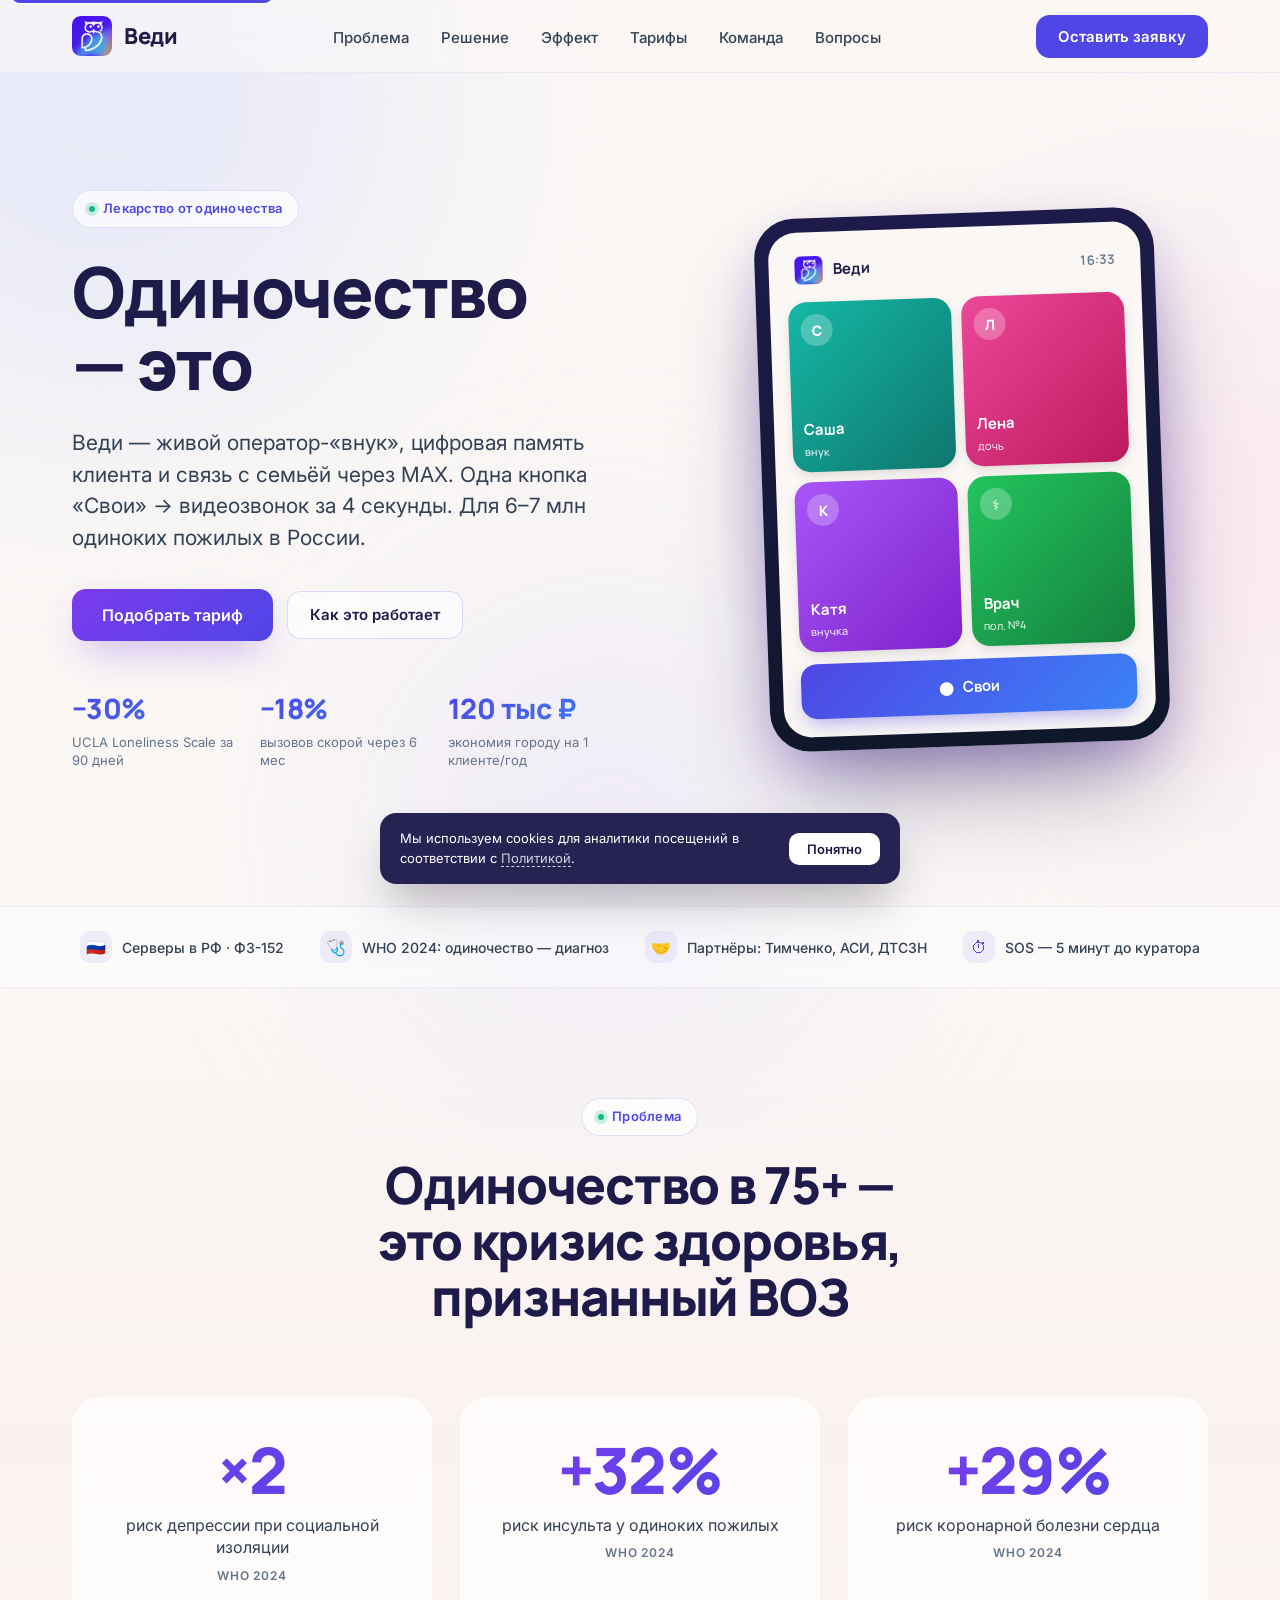
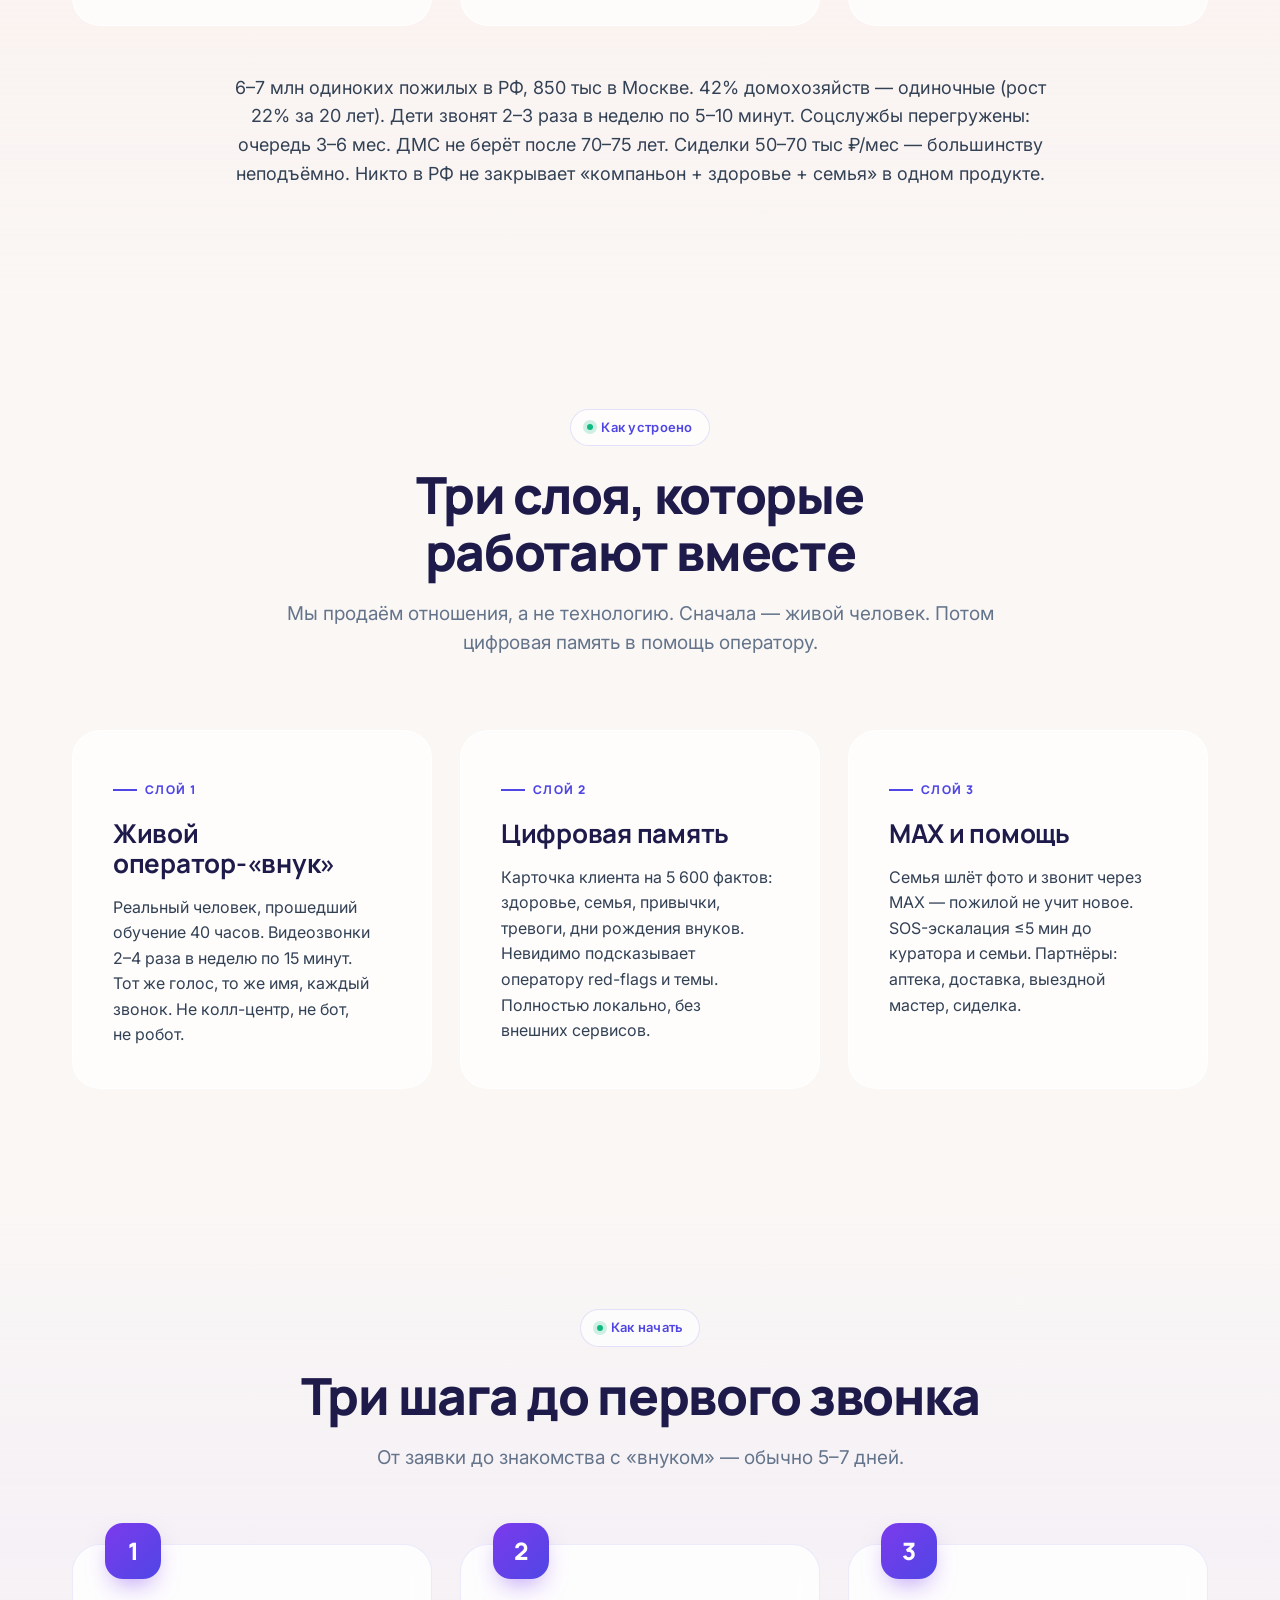
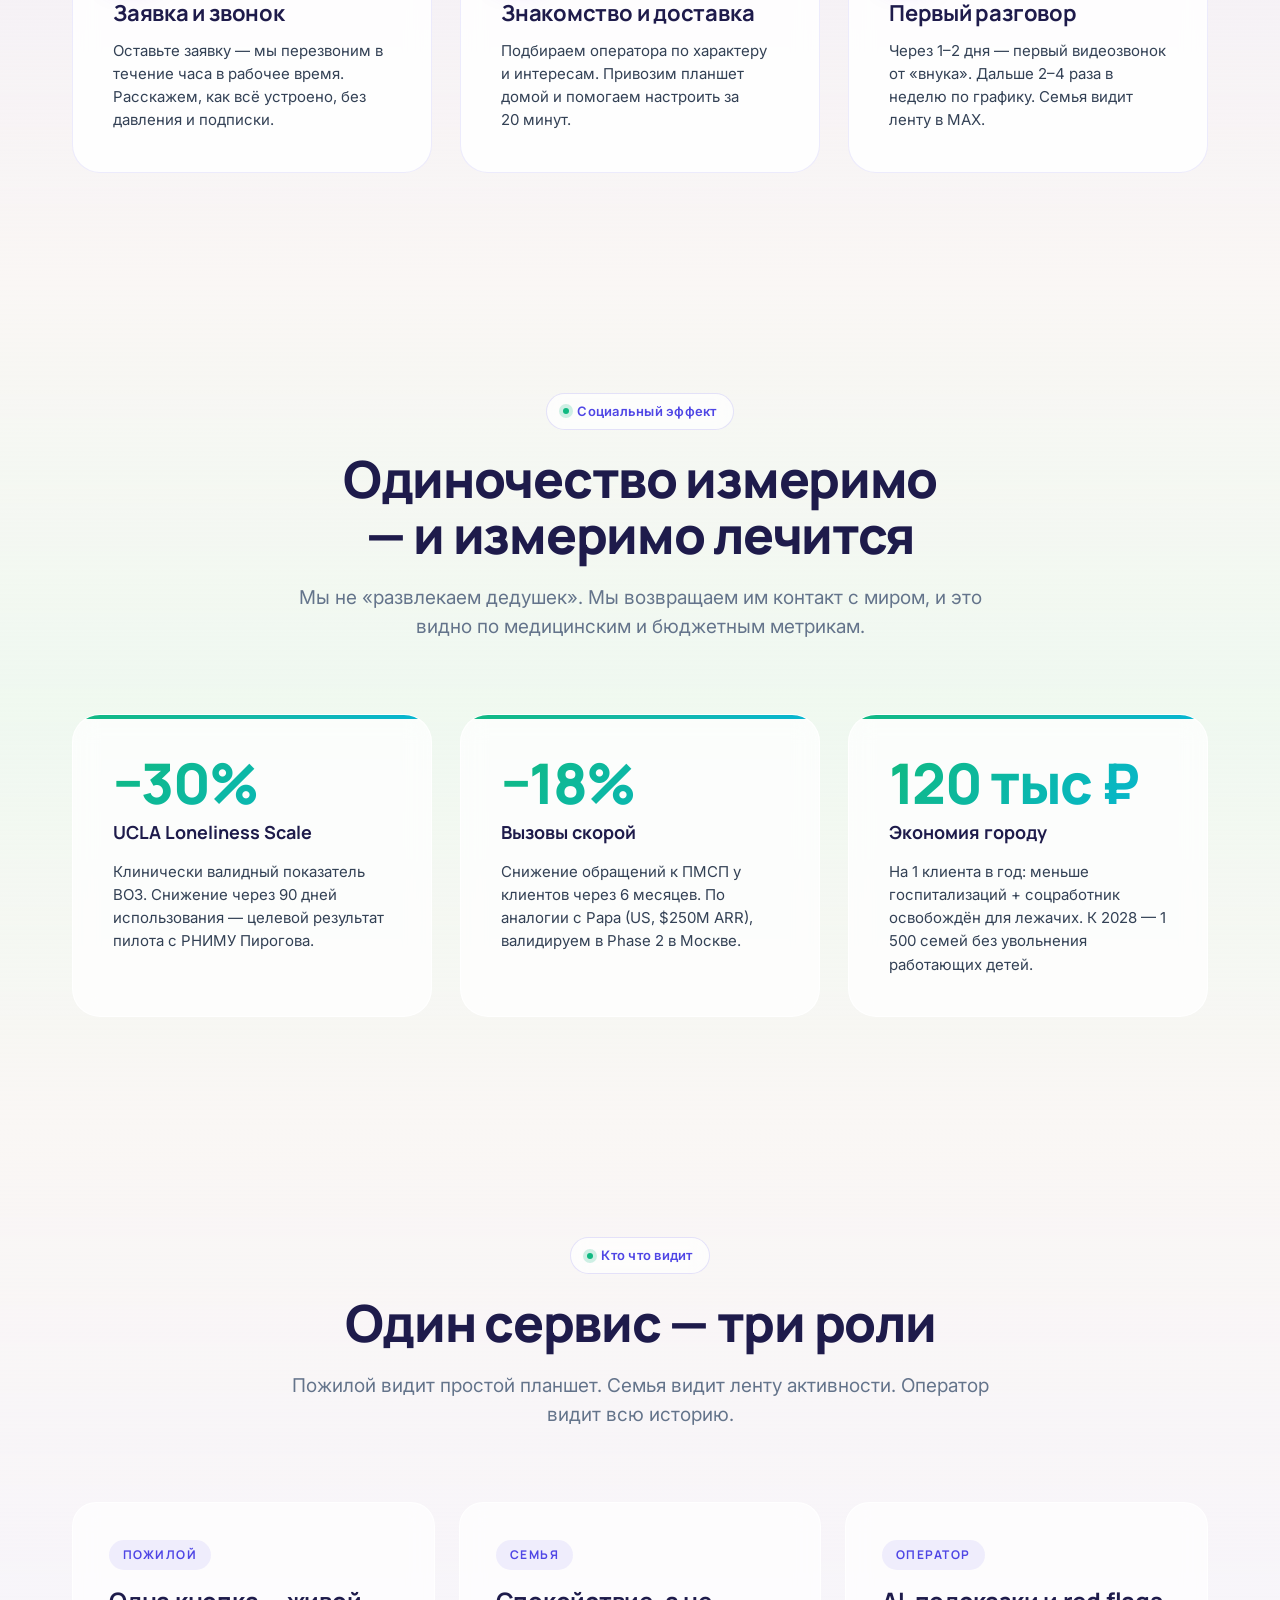
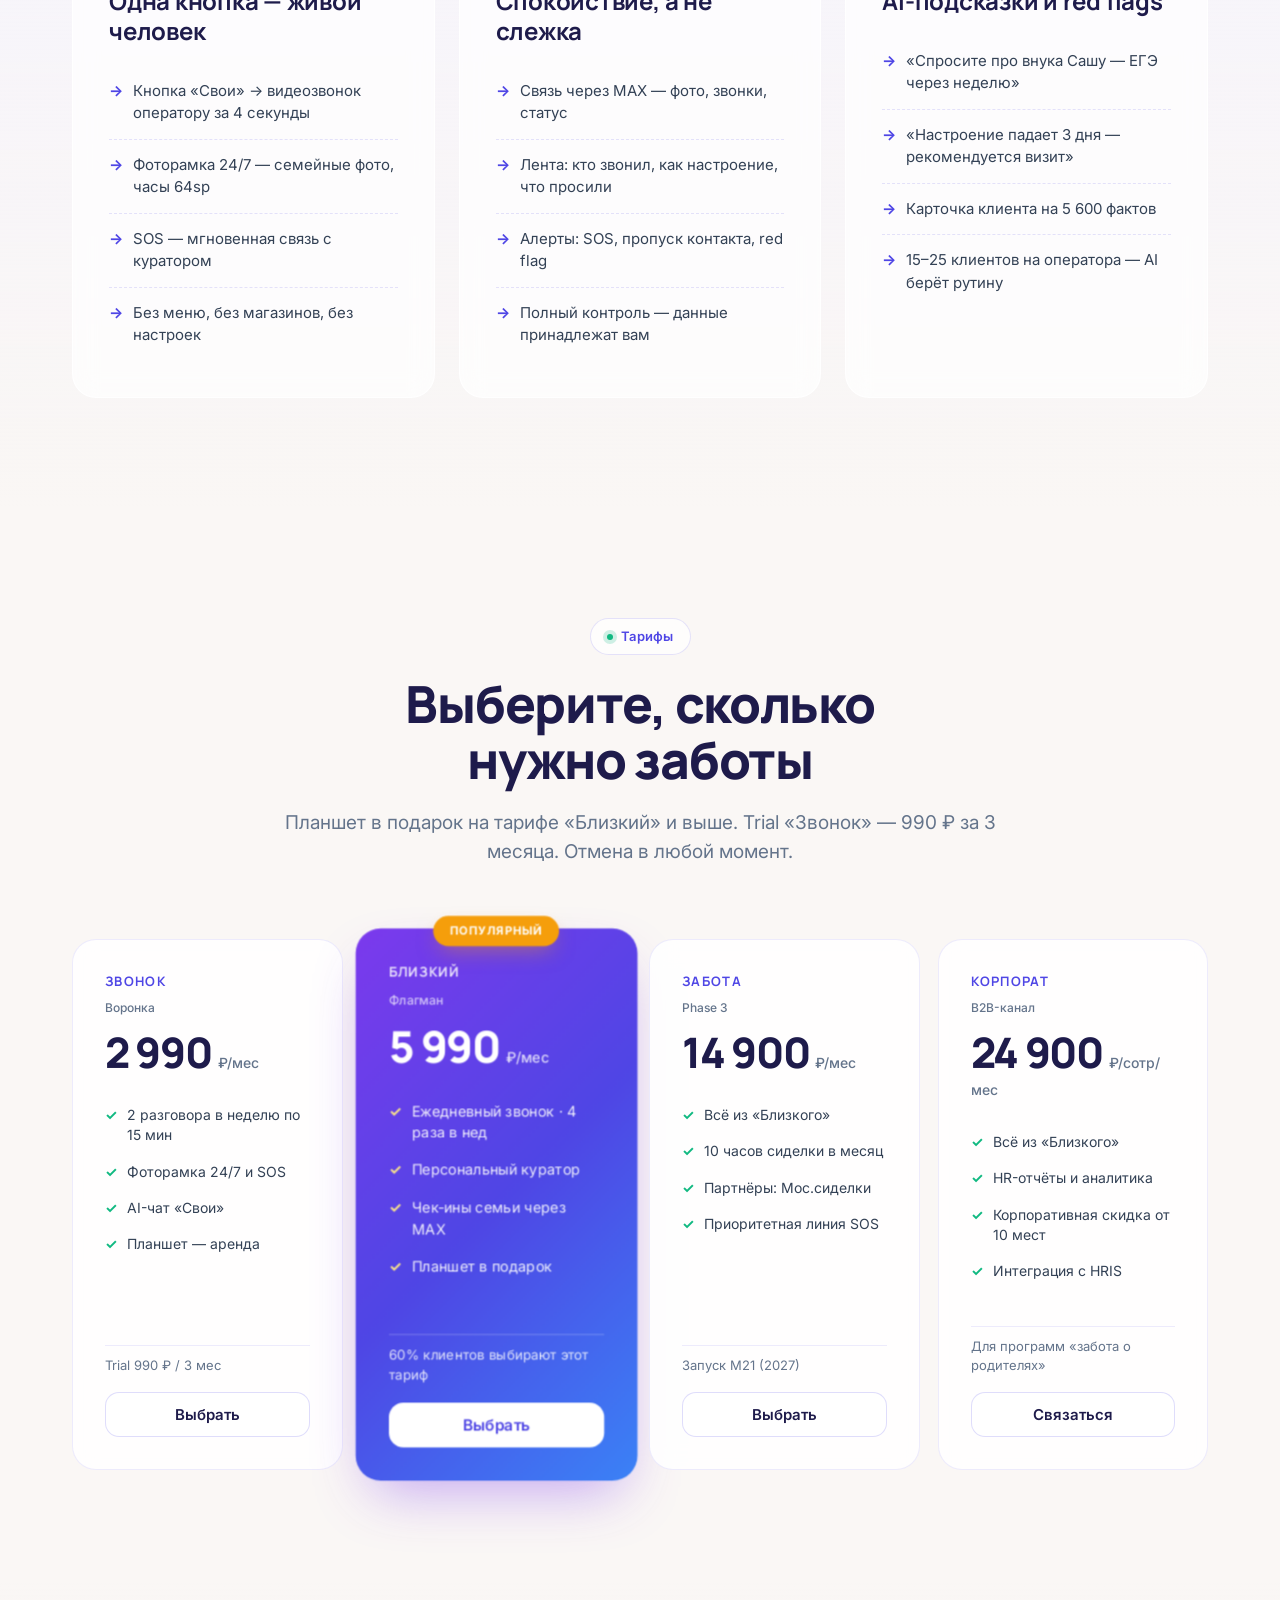
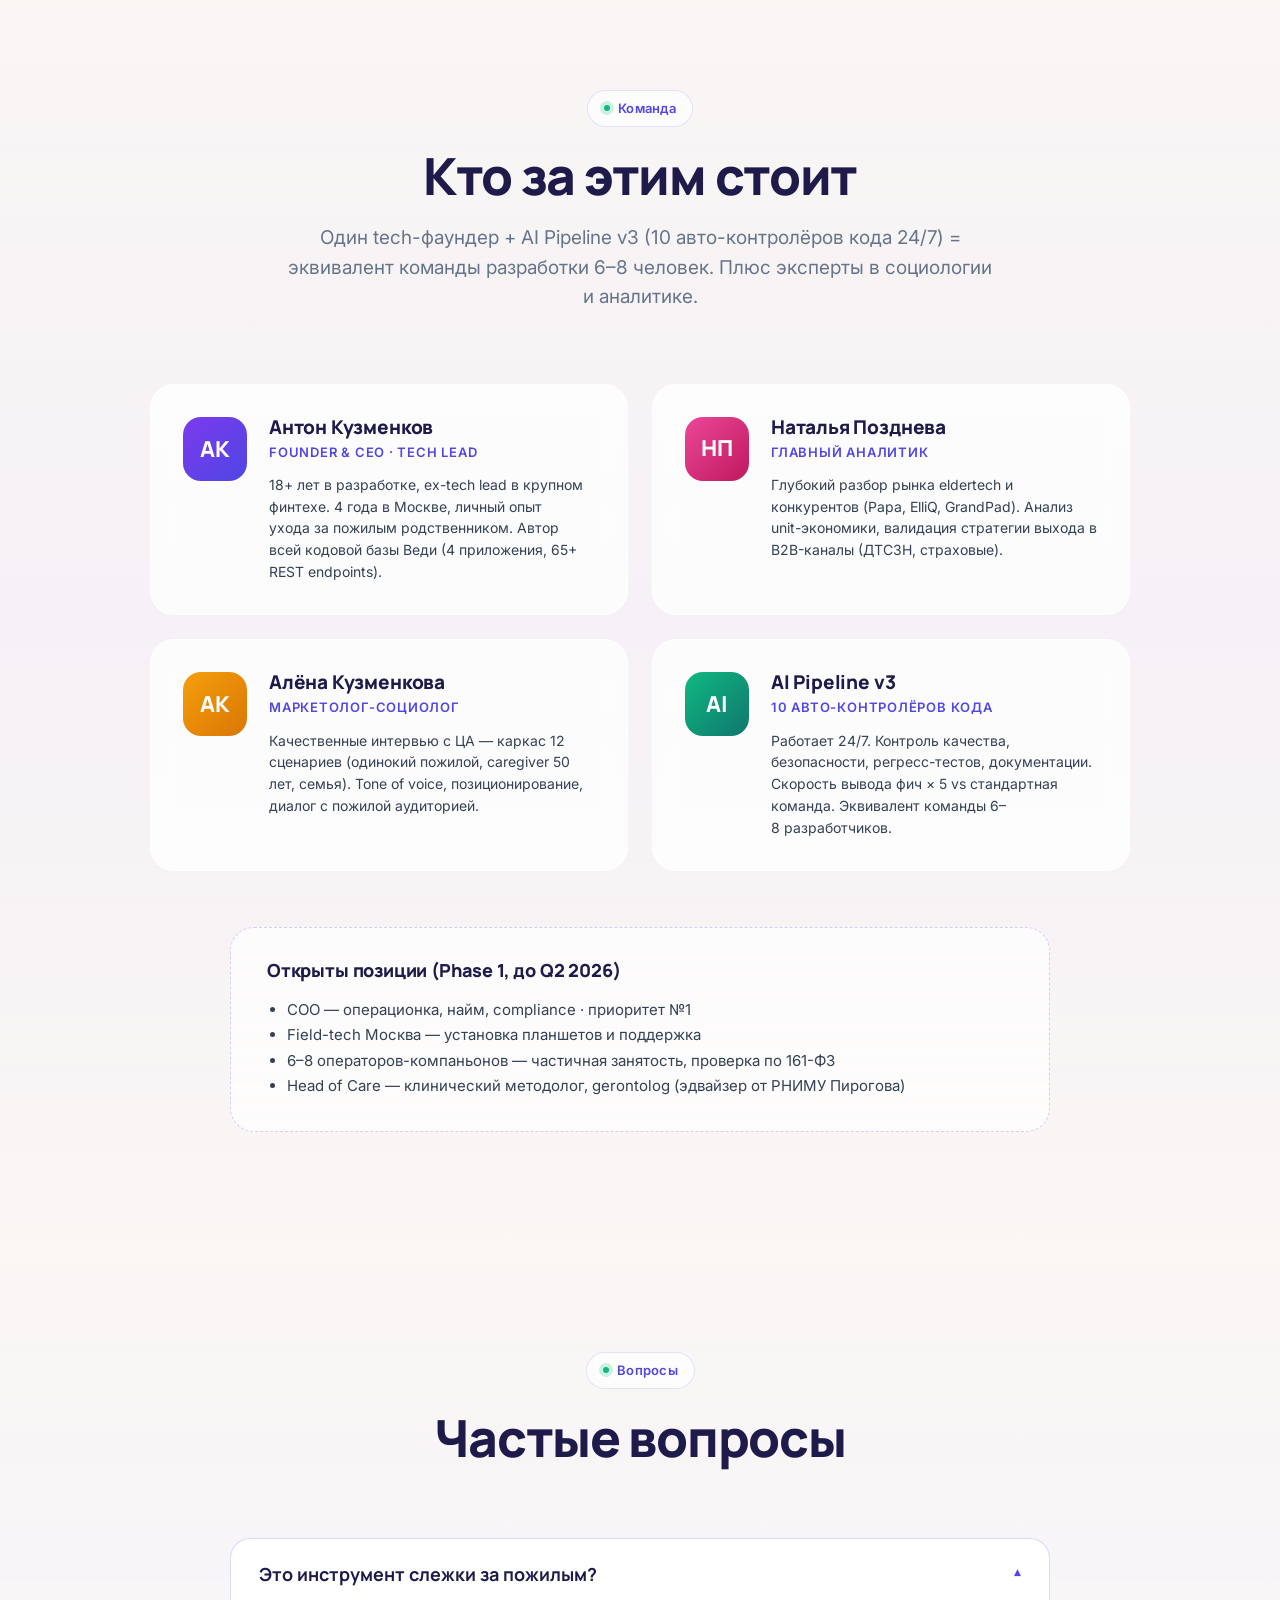
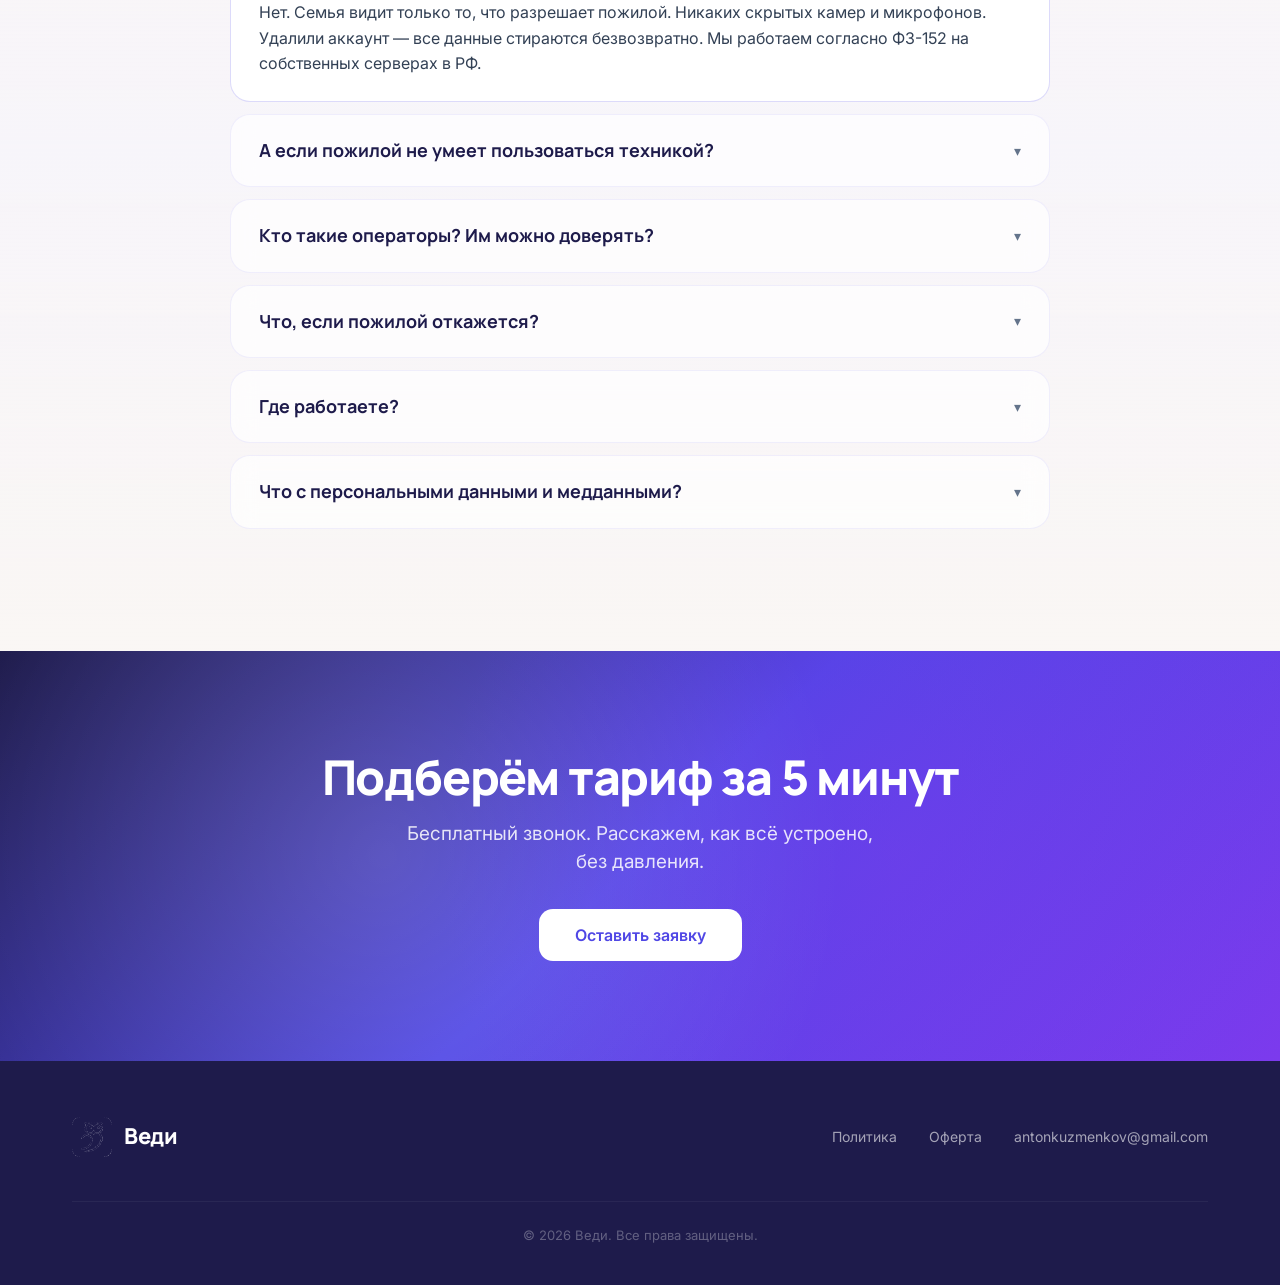
<file: index.html>
<!doctype html>
<html lang="ru">
<head>
<meta charset="utf-8">
<meta name="viewport" content="width=device-width, initial-scale=1">
<meta name="theme-color" content="#4F46E5">
<title>Веди — лекарство от одиночества | WHO 2024: одиночество как диагноз</title>
<meta name="description" content="Одиночество в 75+ — кризис здоровья, признанный ВОЗ: ×2 депрессия, +32% инсульт, +29% коронарная болезнь. Веди — живой оператор-«внук», карточка из 5 600 фактов, связь с семьёй через MAX.">
<meta name="keywords" content="одиночество пожилых, лечение одиночества, UCLA Loneliness Scale, цифровой компаньон, eldertech РФ, WHO Social Connection">
<meta name="author" content="Веди">
<meta name="robots" content="index, follow">
<link rel="canonical" href="https://moyvedi.ru/">

<!-- Open Graph -->
<meta property="og:type" content="website">
<meta property="og:locale" content="ru_RU">
<meta property="og:site_name" content="Веди">
<meta property="og:title" content="Веди — лекарство от одиночества">
<meta property="og:description" content="Цифровой компаньон 75+. Живой оператор-«внук», 5 600 фактов о клиенте, связь с семьёй через MAX.">
<meta property="og:image" content="https://moyvedi.ru/assets/og-image.png">
<meta property="og:url" content="https://moyvedi.ru/">

<!-- Twitter -->
<meta name="twitter:card" content="summary_large_image">
<meta name="twitter:title" content="Веди — лекарство от одиночества">
<meta name="twitter:description" content="Цифровой компаньон 75+. Живой оператор, цифровая память, связь с семьёй.">
<meta name="twitter:image" content="https://moyvedi.ru/assets/og-image.png">

<link rel="icon" type="image/png" href="assets/owl-logo-small.png">
<link rel="apple-touch-icon" href="assets/owl-logo-small.png">
<link rel="manifest" href="manifest.webmanifest">
<link rel="stylesheet" href="colors_and_type.css">

<!-- JSON-LD: Organization -->
<script type="application/ld+json">
{
  "@context": "https://schema.org",
  "@type": "Organization",
  "name": "Веди",
  "url": "https://moyvedi.ru",
  "logo": "https://moyvedi.ru/assets/owl-logo.png",
  "description": "Цифровой компаньон для одиноких пожилых 75+: живой оператор, цифровая память клиента, связь с семьёй через MAX.",
  "email": "antonkuzmenkov@gmail.com",
  "sameAs": [],
  "address": {
    "@type": "PostalAddress",
    "addressCountry": "RU",
    "addressLocality": "Москва"
  }
}
</script>

<style>
  :root {
    --warm-cream: #FAF7F5;
    --warm-peach: #FDF4F0;
    --soft-rose: #FCE7E1;
    --gold-soft: #FCD34D;
  }

  * { box-sizing: border-box; }
  body { margin: 0; background: var(--warm-cream); font-family: var(--font-body); color: var(--fg-2); overflow-x: hidden; -webkit-tap-highlight-color: transparent; }
  body.modal-open { overflow: hidden; }
  .wrap { max-width: 1200px; margin: 0 auto; padding: 0 32px; }

  /* Skip link for accessibility */
  .skip-link { position: absolute; top: -40px; left: 12px; background: var(--indigo-600); color: #fff; padding: 8px 14px; border-radius: 8px; z-index: 1000; transition: top 0.2s; }
  .skip-link:focus { top: 12px; }

  /* Animated background blobs */
  .bg-blob {
    position: fixed; border-radius: 50%; filter: blur(120px); opacity: 0.35;
    pointer-events: none; z-index: 0; animation: float 20s ease-in-out infinite;
  }
  .blob-1 { width: 600px; height: 600px; background: #C7D2FE; top: -200px; left: -200px; animation-delay: 0s; }
  .blob-2 { width: 500px; height: 500px; background: #FBCFE8; top: 30%; right: -150px; animation-delay: -8s; }
  .blob-3 { width: 450px; height: 450px; background: #DDD6FE; bottom: -150px; left: 30%; animation-delay: -14s; }
  @keyframes float {
    0%, 100% { transform: translate(0, 0) scale(1); }
    33% { transform: translate(30px, -50px) scale(1.05); }
    66% { transform: translate(-20px, 30px) scale(0.95); }
  }

  main, header, footer { position: relative; z-index: 1; }

  /* Header glassmorphism */
  header {
    position: sticky; top: 0; z-index: 100;
    background: rgba(250, 247, 245, 0.7);
    backdrop-filter: blur(20px) saturate(180%);
    -webkit-backdrop-filter: blur(20px) saturate(180%);
    border-bottom: 1px solid rgba(79, 70, 229, 0.08);
  }
  header .wrap { display: flex; align-items: center; justify-content: space-between; height: 72px; }
  .logo { display: flex; align-items: center; gap: 12px; text-decoration: none; border: none; }
  .logo img { width: 40px; height: 40px; }
  .logo .name { font-family: var(--font-display); font-weight: 800; color: var(--indigo-950); font-size: 22px; letter-spacing: -0.02em; }
  nav ul { display: flex; gap: 32px; list-style: none; margin: 0; padding: 0; }
  nav a { font-size: 15px; color: var(--fg-2); border: none; font-weight: 500; transition: color 0.2s; }
  nav a:hover { color: var(--indigo-600); }

  .btn {
    display: inline-flex; align-items: center; gap: 8px; padding: 12px 22px; border-radius: 14px;
    font-family: var(--font-body); font-weight: 600; font-size: 15px; cursor: pointer; border: none;
    transition: all 0.25s cubic-bezier(0.4,0,0.2,1); text-decoration: none; white-space: nowrap;
  }
  .btn:focus-visible { outline: 3px solid rgba(79,70,229,0.4); outline-offset: 2px; }
  .btn-primary { background: var(--indigo-600); color: #fff; }
  .btn-primary:hover { background: #4338CA; transform: translateY(-2px); box-shadow: 0 12px 32px -10px rgba(79,70,229,0.4); }
  .btn-gradient {
    background: linear-gradient(135deg, #7C3AED 0%, #4F46E5 50%, #3B82F6 100%);
    color: #fff; padding: 16px 30px; font-size: 16px;
    box-shadow: 0 16px 40px -12px rgba(124,58,237,0.45);
    background-size: 200% 200%; transition: all 0.3s;
  }
  .btn-gradient:hover { transform: translateY(-2px); box-shadow: 0 24px 56px -12px rgba(124,58,237,0.55); background-position: right center; }
  .btn-ghost { background: rgba(255,255,255,0.6); backdrop-filter: blur(8px); color: var(--indigo-950); border: 1px solid rgba(79,70,229,0.18); }
  .btn-ghost:hover { background: rgba(255,255,255,0.9); border-color: var(--indigo-600); }

  /* Reveal on scroll */
  .reveal { opacity: 0; transform: translateY(24px); transition: opacity 0.7s ease, transform 0.7s ease; }
  .reveal.in { opacity: 1; transform: translateY(0); }
  @media (prefers-reduced-motion: reduce) {
    .reveal { opacity: 1; transform: none; transition: none; }
    .bg-blob { animation: none; }
  }

  /* Hero */
  .hero { padding: 100px 0 120px; position: relative; }
  .hero-grid { display: grid; grid-template-columns: 1.15fr 1fr; gap: 80px; align-items: center; }
  .eyebrow {
    display: inline-flex; align-items: center; gap: 8px;
    padding: 8px 16px; border-radius: 999px;
    background: rgba(255,255,255,0.7); backdrop-filter: blur(8px);
    color: var(--indigo-600); border: 1px solid rgba(79,70,229,0.15);
    font-size: 13px; font-weight: 600; margin-bottom: 28px; letter-spacing: 0.02em;
  }
  .eyebrow::before { content: ''; width: 6px; height: 6px; background: #10B981; border-radius: 50%; box-shadow: 0 0 0 4px rgba(16,185,129,0.2); animation: pulse 2s infinite; }
  @keyframes pulse { 0%, 100% { box-shadow: 0 0 0 4px rgba(16,185,129,0.2); } 50% { box-shadow: 0 0 0 8px rgba(16,185,129,0); } }

  h1 {
    font-family: var(--font-display); font-size: clamp(40px, 5.5vw, 72px); line-height: 1.02; letter-spacing: -0.03em;
    color: var(--indigo-950); font-weight: 800; margin: 0 0 28px; text-wrap: balance;
  }
  h1 .em { color: #4F46E5; background: linear-gradient(135deg, #7C3AED 0%, #4F46E5 50%, #3B82F6 100%); -webkit-background-clip: text; background-clip: text; -webkit-text-fill-color: transparent; display: inline-block; }
  @supports not ((-webkit-background-clip: text) or (background-clip: text)) { h1 .em { color: #4F46E5; -webkit-text-fill-color: #4F46E5; background: none; } }
  .hero p.lead { font-size: 21px; color: var(--fg-2); margin-bottom: 36px; max-width: 540px; line-height: 1.5; font-weight: 400; }
  .hero-ctas { display: flex; gap: 14px; align-items: center; flex-wrap: wrap; }
  .hero-meta { margin-top: 48px; display: grid; grid-template-columns: repeat(3, 1fr); gap: 24px; max-width: 540px; }
  .hero-meta div { font-size: 13px; color: var(--slate-500); line-height: 1.4; }
  .hero-meta b {
    font-family: var(--font-display); font-weight: 800; font-size: 28px; display: block;
    background: linear-gradient(135deg, #4F46E5 0%, #3B82F6 100%); -webkit-background-clip: text; background-clip: text; color: transparent;
    letter-spacing: -0.02em; margin-bottom: 4px;
  }

  /* Device mock */
  .device-wrap { position: relative; padding: 40px; }
  .device-wrap::before {
    content: ''; position: absolute; inset: 0; border-radius: 40px;
    background: radial-gradient(circle at 50% 50%, rgba(124,58,237,0.15) 0%, transparent 70%);
    z-index: -1;
  }
  .device {
    aspect-ratio: 3 / 4; max-width: 400px; margin: 0 auto; border-radius: 40px;
    background: linear-gradient(180deg, #1E1B4B 0%, #0F172A 100%); padding: 14px;
    box-shadow: 0 50px 100px -25px rgba(30,27,75,0.5), 0 20px 50px -10px rgba(124,58,237,0.3);
    transform: rotate(-2deg) translateY(0); position: relative;
    transition: transform 0.5s cubic-bezier(0.4,0,0.2,1);
  }
  .device:hover { transform: rotate(0deg) translateY(-8px); }
  .device::before {
    content: ''; position: absolute; top: 14px; left: 50%; transform: translateX(-50%);
    width: 80px; height: 6px; background: rgba(255,255,255,0.1); border-radius: 3px;
  }
  .screen {
    background: #FAF7F5; border-radius: 28px; height: 100%;
    padding: 18px; display: flex; flex-direction: column; gap: 12px; overflow: hidden;
  }
  .screen-head { display: flex; align-items: center; gap: 10px; padding: 6px 8px; }
  .screen-head img { width: 28px; height: 28px; }
  .screen-head .t { font-family: var(--font-display); font-weight: 700; font-size: 15px; color: var(--indigo-950); }
  .screen-head .clock { margin-left: auto; font-family: var(--font-display); font-weight: 600; font-size: 13px; color: var(--slate-500); font-variant-numeric: tabular-nums; }
  .tiles { display: grid; grid-template-columns: 1fr 1fr; gap: 10px; flex: 1; }
  .tile {
    border-radius: 18px; padding: 12px; color: #fff;
    display: flex; flex-direction: column; justify-content: space-between;
    font-family: var(--font-display); font-weight: 700; font-size: 15px;
    box-shadow: 0 4px 12px -2px rgba(0,0,0,0.15);
  }
  .tile .c { width: 32px; height: 32px; border-radius: 50%; background: rgba(255,255,255,0.25); display: flex; align-items: center; justify-content: center; font-weight: 800; font-size: 14px; }
  .tile .role { font-size: 11px; font-weight: 500; opacity: 0.85; margin-top: 2px; }
  .tile-action {
    background: linear-gradient(135deg, #4F46E5 0%, #3B82F6 100%);
    display: flex; align-items: center; justify-content: center; gap: 8px;
    padding: 14px; border-radius: 16px; color: #fff;
    font-family: var(--font-display); font-weight: 700; font-size: 15px;
    box-shadow: 0 8px 20px -6px rgba(79,70,229,0.5);
  }

  /* Trust strip */
  .trust-strip { padding: 24px 0; border-top: 1px solid rgba(79,70,229,0.08); border-bottom: 1px solid rgba(79,70,229,0.08); background: rgba(255,255,255,0.45); backdrop-filter: blur(10px); }
  .trust-strip .wrap { display: flex; justify-content: space-around; align-items: center; gap: 20px; flex-wrap: wrap; }
  .trust-pill { display: inline-flex; align-items: center; gap: 10px; font-size: 14px; color: var(--fg-2); font-weight: 500; }
  .trust-pill .ico { width: 32px; height: 32px; border-radius: 10px; background: rgba(79,70,229,0.08); color: var(--indigo-600); display: flex; align-items: center; justify-content: center; font-size: 16px; flex-shrink: 0; }

  /* Sections */
  section { padding: 110px 0; position: relative; }
  .section-head { text-align: center; max-width: 740px; margin: 0 auto 72px; }
  .section-head .eyebrow { margin-bottom: 20px; }
  h2 {
    font-family: var(--font-display); font-size: clamp(32px, 4vw, 52px); line-height: 1.1; letter-spacing: -0.025em;
    color: var(--indigo-950); margin: 0 0 20px; font-weight: 800; text-wrap: balance;
  }
  .section-head p { font-size: 19px; color: var(--slate-500); line-height: 1.55; margin: 0; }

  /* Problem stats */
  .problem-bg { background: linear-gradient(180deg, transparent 0%, rgba(252,231,225,0.3) 50%, transparent 100%); }
  .stats-grid { display: grid; grid-template-columns: repeat(3, 1fr); gap: 28px; margin-bottom: 48px; }
  .stat-card {
    background: rgba(255,255,255,0.7); backdrop-filter: blur(12px);
    border: 1px solid rgba(255,255,255,0.8); border-radius: 28px; padding: 40px;
    text-align: center; transition: all 0.3s;
  }
  .stat-card:hover { transform: translateY(-6px); box-shadow: 0 20px 40px -12px rgba(124,58,237,0.2); }
  .stat-card .v {
    font-family: var(--font-display); font-weight: 800; font-size: 64px;
    background: linear-gradient(135deg, #7C3AED 0%, #4F46E5 100%); -webkit-background-clip: text; background-clip: text; color: transparent;
    letter-spacing: -0.03em; line-height: 1; margin-bottom: 12px;
  }
  .stat-card .l { font-size: 16px; color: var(--fg-2); line-height: 1.4; margin-bottom: 8px; }
  .stat-card .s { font-size: 12px; color: var(--slate-500); text-transform: uppercase; letter-spacing: 0.08em; font-weight: 600; }
  .problem-summary { max-width: 820px; margin: 0 auto; text-align: center; font-size: 18px; color: var(--fg-2); line-height: 1.6; }

  /* Three layers */
  .three { display: grid; grid-template-columns: repeat(3, 1fr); gap: 28px; }
  .layer {
    background: rgba(255,255,255,0.7); backdrop-filter: blur(12px);
    border: 1px solid rgba(255,255,255,0.8); border-radius: 28px; padding: 40px;
    transition: all 0.3s; position: relative; overflow: hidden;
  }
  .layer::before {
    content: ''; position: absolute; top: 0; left: 0; right: 0; height: 4px;
    background: linear-gradient(90deg, #7C3AED 0%, #4F46E5 50%, #3B82F6 100%);
    transform: translateY(-4px); transition: transform 0.3s;
  }
  .layer:hover { transform: translateY(-6px); box-shadow: 0 30px 60px -16px rgba(79,70,229,0.25); border-color: rgba(79,70,229,0.2); }
  .layer:hover::before { transform: translateY(0); }
  .layer .n {
    font-family: var(--font-display); font-weight: 800; font-size: 12px;
    color: var(--indigo-600); margin-bottom: 20px; letter-spacing: 0.12em; text-transform: uppercase;
    display: inline-flex; align-items: center; gap: 8px;
  }
  .layer .n::before { content: ''; width: 24px; height: 2px; background: var(--indigo-600); }
  .layer h3 { font-family: var(--font-display); font-size: 26px; margin: 0 0 16px; color: var(--indigo-950); font-weight: 700; letter-spacing: -0.01em; }
  .layer p { color: var(--fg-2); font-size: 16px; line-height: 1.6; margin: 0; }

  /* Steps (3 шага начала) */
  .steps-bg { background: linear-gradient(180deg, transparent 0%, rgba(238,232,248,0.4) 50%, transparent 100%); }
  .steps { display: grid; grid-template-columns: repeat(3, 1fr); gap: 28px; }
  .step {
    background: rgba(255,255,255,0.85); backdrop-filter: blur(12px);
    border: 1px solid rgba(79,70,229,0.1); border-radius: 28px; padding: 40px;
    position: relative; transition: all 0.3s;
  }
  .step:hover { transform: translateY(-4px); box-shadow: 0 20px 48px -16px rgba(79,70,229,0.2); }
  .step .num {
    position: absolute; top: -22px; left: 32px;
    width: 56px; height: 56px; border-radius: 18px;
    background: linear-gradient(135deg, #7C3AED 0%, #4F46E5 100%); color: #fff;
    font-family: var(--font-display); font-weight: 800; font-size: 24px;
    display: flex; align-items: center; justify-content: center;
    box-shadow: 0 12px 24px -8px rgba(124,58,237,0.5);
  }
  .step h3 { font-family: var(--font-display); font-size: 22px; margin: 16px 0 12px; color: var(--indigo-950); font-weight: 700; letter-spacing: -0.01em; }
  .step p { color: var(--fg-2); font-size: 15px; line-height: 1.55; margin: 0; }

  /* How it works */
  .how-bg { background: linear-gradient(180deg, transparent 0%, rgba(245,243,255,0.5) 50%, transparent 100%); }
  .flows { display: grid; grid-template-columns: repeat(3, 1fr); gap: 24px; }
  .flow {
    padding: 36px; border-radius: 24px;
    background: rgba(255,255,255,0.7); backdrop-filter: blur(12px);
    border: 1px solid rgba(255,255,255,0.8);
  }
  .flow-head {
    font-family: var(--font-display); font-weight: 700; font-size: 12px;
    color: var(--indigo-600); text-transform: uppercase; letter-spacing: 0.12em; margin-bottom: 16px;
    display: inline-block; padding: 6px 14px; background: rgba(79,70,229,0.08); border-radius: 999px;
  }
  .flow h3 { font-family: var(--font-display); font-size: 24px; margin: 0 0 20px; color: var(--indigo-950); font-weight: 700; letter-spacing: -0.01em; line-height: 1.25; }
  .flow ul { list-style: none; padding: 0; margin: 0; }
  .flow li { padding: 14px 0; border-bottom: 1px dashed rgba(79,70,229,0.15); font-size: 15px; color: var(--fg-2); line-height: 1.5; display: flex; gap: 10px; align-items: flex-start; }
  .flow li:last-child { border-bottom: none; }
  .flow li::before { content: '→'; color: var(--indigo-600); font-weight: 700; flex-shrink: 0; }

  /* Tariffs */
  .tariffs { display: grid; grid-template-columns: repeat(4, 1fr); gap: 18px; }
  .tariff {
    border-radius: 24px; padding: 32px;
    background: rgba(255,255,255,0.85); backdrop-filter: blur(12px);
    border: 1px solid rgba(79,70,229,0.1); position: relative;
    transition: all 0.3s; display: flex; flex-direction: column;
  }
  .tariff:hover { transform: translateY(-6px); box-shadow: 0 24px 48px -16px rgba(79,70,229,0.2); border-color: rgba(79,70,229,0.25); }
  .tariff.popular {
    background: linear-gradient(135deg, #7C3AED 0%, #4F46E5 50%, #3B82F6 100%);
    color: #fff; border: none; box-shadow: 0 24px 56px -16px rgba(124,58,237,0.45);
    transform: scale(1.04);
  }
  .tariff.popular:hover { transform: scale(1.04) translateY(-6px); box-shadow: 0 32px 64px -16px rgba(124,58,237,0.55); }
  .tariff .ribbon {
    position: absolute; top: -12px; left: 50%; transform: translateX(-50%);
    background: var(--gold); color: #fff; padding: 6px 16px; border-radius: 999px;
    font-size: 11px; font-weight: 700; letter-spacing: 0.08em; text-transform: uppercase;
    box-shadow: 0 8px 20px -6px rgba(245,158,11,0.5);
  }
  .tariff-name { font-family: var(--font-display); font-weight: 700; font-size: 13px; text-transform: uppercase; letter-spacing: 0.1em; color: var(--indigo-600); margin-bottom: 8px; }
  .tariff.popular .tariff-name { color: rgba(255,255,255,0.85); }
  .tariff-subname { font-size: 12px; color: var(--slate-500); margin-bottom: 14px; font-weight: 500; }
  .tariff.popular .tariff-subname { color: rgba(255,255,255,0.7); }
  .tariff-price { font-family: var(--font-display); font-weight: 800; font-size: 42px; color: var(--indigo-950); letter-spacing: -0.03em; line-height: 1; }
  .tariff.popular .tariff-price { color: #fff; }
  .tariff-period { font-size: 14px; color: var(--slate-500); font-weight: 500; margin-left: 6px; }
  .tariff.popular .tariff-period { color: rgba(255,255,255,0.8); }
  .tariff-trial { font-size: 13px; color: var(--slate-500); margin-top: 10px; padding-top: 10px; border-top: 1px solid rgba(79,70,229,0.1); }
  .tariff.popular .tariff-trial { color: rgba(255,255,255,0.85); border-top-color: rgba(255,255,255,0.2); }
  .tariff ul { list-style: none; padding: 0; margin: 22px 0 26px; flex: 1; }
  .tariff li { font-size: 14px; padding: 8px 0; color: var(--fg-2); display: flex; gap: 10px; align-items: flex-start; line-height: 1.45; }
  .tariff.popular li { color: rgba(255,255,255,0.92); }
  .tariff li::before { content: '✓'; color: var(--emerald); font-weight: 700; flex-shrink: 0; }
  .tariff.popular li::before { color: #FDE68A; }
  .tariff .btn { width: 100%; justify-content: center; }
  .tariff.popular .btn { background: #fff; color: var(--indigo-600); }
  .tariff.popular .btn:hover { background: rgba(255,255,255,0.92); transform: translateY(-2px); }

  /* Impact section */
  .impact-bg { background: linear-gradient(180deg, transparent 0%, rgba(220,252,231,0.35) 50%, transparent 100%); }
  .impact-grid { display: grid; grid-template-columns: repeat(3, 1fr); gap: 28px; }
  .impact-card {
    background: rgba(255,255,255,0.75); backdrop-filter: blur(12px);
    border: 1px solid rgba(255,255,255,0.85); border-radius: 28px; padding: 40px;
    transition: all 0.3s; position: relative; overflow: hidden;
  }
  .impact-card::before {
    content: ''; position: absolute; top: 0; left: 0; right: 0; height: 4px;
    background: linear-gradient(90deg, #10B981 0%, #14B8A6 50%, #06B6D4 100%);
  }
  .impact-card:hover { transform: translateY(-6px); box-shadow: 0 30px 60px -16px rgba(16,185,129,0.22); }
  .impact-card .v {
    font-family: var(--font-display); font-weight: 800; font-size: 56px;
    background: linear-gradient(135deg, #10B981 0%, #06B6D4 100%); -webkit-background-clip: text; background-clip: text; color: transparent;
    letter-spacing: -0.03em; line-height: 1; margin-bottom: 8px;
  }
  .impact-card .l { font-family: var(--font-display); font-weight: 700; color: var(--indigo-950); font-size: 18px; margin-bottom: 14px; }
  .impact-card p { font-size: 15px; color: var(--fg-2); line-height: 1.55; margin: 0; }

  /* Team section */
  .team-bg { background: linear-gradient(180deg, transparent 0%, rgba(238,232,248,0.4) 50%, transparent 100%); }
  .team-grid { display: grid; grid-template-columns: repeat(2, 1fr); gap: 24px; max-width: 980px; margin: 0 auto; }
  .member {
    background: rgba(255,255,255,0.78); backdrop-filter: blur(12px);
    border: 1px solid rgba(255,255,255,0.85); border-radius: 24px; padding: 32px;
    display: flex; gap: 22px; align-items: flex-start; transition: all 0.25s;
  }
  .member:hover { transform: translateY(-4px); border-color: rgba(79,70,229,0.18); box-shadow: 0 20px 40px -16px rgba(79,70,229,0.18); }
  .member .ava {
    width: 64px; height: 64px; border-radius: 18px; flex-shrink: 0;
    display: flex; align-items: center; justify-content: center;
    font-family: var(--font-display); font-weight: 800; font-size: 22px; color: #fff;
    background: linear-gradient(135deg, #7C3AED 0%, #4F46E5 100%);
    letter-spacing: -0.02em;
  }
  .member:nth-child(2) .ava { background: linear-gradient(135deg, #EC4899 0%, #BE185D 100%); }
  .member:nth-child(3) .ava { background: linear-gradient(135deg, #F59E0B 0%, #D97706 100%); }
  .member:nth-child(4) .ava { background: linear-gradient(135deg, #10B981 0%, #0F766E 100%); }
  .member .info h3 { font-family: var(--font-display); font-weight: 800; color: var(--indigo-950); font-size: 19px; margin: 0 0 4px; }
  .member .info .role { font-size: 13px; color: var(--indigo-600); text-transform: uppercase; letter-spacing: 0.06em; font-weight: 600; margin-bottom: 12px; }
  .member .info p { font-size: 14px; color: var(--fg-2); line-height: 1.55; margin: 0; }
  .hiring {
    max-width: 820px; margin: 56px auto 0;
    background: rgba(255,255,255,0.65); border-radius: 24px; padding: 32px 36px;
    border: 1px dashed rgba(79,70,229,0.25);
  }
  .hiring h3 { font-family: var(--font-display); font-weight: 800; color: var(--indigo-950); font-size: 18px; margin: 0 0 16px; }
  .hiring ul { margin: 0; padding-left: 20px; color: var(--fg-2); font-size: 15px; line-height: 1.7; }

  /* FAQ */
  .faq-list { max-width: 820px; margin: 0 auto; }
  .faq-item {
    padding: 24px 28px; border-radius: 20px; margin-bottom: 12px; cursor: pointer;
    background: rgba(255,255,255,0.7); backdrop-filter: blur(12px);
    border: 1px solid rgba(79,70,229,0.08); transition: all 0.25s;
  }
  .faq-item:hover { border-color: rgba(79,70,229,0.2); }
  .faq-item.open { background: rgba(255,255,255,0.92); border-color: rgba(79,70,229,0.2); }
  .faq-q {
    font-family: var(--font-display); font-weight: 700; color: var(--indigo-950); font-size: 18px;
    display: flex; justify-content: space-between; align-items: center; gap: 16px; line-height: 1.3;
  }
  .faq-a { font-size: 16px; color: var(--fg-2); margin-top: 14px; line-height: 1.6; display: none; }
  .faq-item.open .faq-a { display: block; }
  .faq-item .chev { transition: transform 0.25s; color: var(--slate-500); flex-shrink: 0; font-size: 14px; }
  .faq-item.open .chev { transform: rotate(180deg); color: var(--indigo-600); }

  /* CTA band */
  .cta-band {
    padding: 100px 0; text-align: center; color: #fff; position: relative; overflow: hidden;
    background: linear-gradient(135deg, #1E1B4B 0%, #4F46E5 50%, #7C3AED 100%);
  }
  .cta-band::before {
    content: ''; position: absolute; inset: 0;
    background: radial-gradient(circle at 30% 50%, rgba(255,255,255,0.15) 0%, transparent 50%),
                radial-gradient(circle at 70% 50%, rgba(124,58,237,0.4) 0%, transparent 50%);
  }
  .cta-band > .wrap { position: relative; z-index: 1; }
  .cta-band h2 { color: #fff; font-size: clamp(32px, 4vw, 48px); margin-bottom: 16px; }
  .cta-band p { color: rgba(255,255,255,0.85); margin: 0 0 32px; font-size: 19px; max-width: 560px; margin-left: auto; margin-right: auto; }
  .cta-band .btn { background: #fff; color: var(--indigo-600); padding: 16px 36px; font-size: 16px; }
  .cta-band .btn:hover { background: rgba(255,255,255,0.92); transform: translateY(-2px); box-shadow: 0 16px 32px -8px rgba(0,0,0,0.3); }

  /* Footer */
  footer { padding: 56px 0 40px; background: var(--indigo-950); color: rgba(255,255,255,0.6); font-size: 14px; }
  footer .wrap { display: flex; justify-content: space-between; align-items: center; flex-wrap: wrap; gap: 20px; }
  footer .logo .name { color: #fff; }
  footer a { color: rgba(255,255,255,0.6); border: none; transition: color 0.2s; }
  footer a:hover { color: #fff; }
  footer ul { list-style: none; display: flex; gap: 32px; padding: 0; margin: 0; flex-wrap: wrap; }
  .copyright { font-size: 13px; opacity: 0.5; width: 100%; padding-top: 24px; border-top: 1px solid rgba(255,255,255,0.1); margin-top: 24px; text-align: center; }

  /* Modal — заявка */
  .modal-back {
    position: fixed; inset: 0; z-index: 1000;
    background: rgba(30,27,75,0.55); backdrop-filter: blur(8px);
    display: none; align-items: center; justify-content: center; padding: 20px;
    opacity: 0; transition: opacity 0.25s;
  }
  .modal-back.show { display: flex; opacity: 1; }
  .modal {
    background: #fff; border-radius: 24px; max-width: 480px; width: 100%;
    padding: 36px; box-shadow: 0 40px 80px -20px rgba(30,27,75,0.5);
    max-height: 92vh; overflow-y: auto;
    transform: translateY(20px); transition: transform 0.3s;
  }
  .modal-back.show .modal { transform: translateY(0); }
  .modal-head { display: flex; justify-content: space-between; align-items: flex-start; margin-bottom: 6px; }
  .modal h3 { font-family: var(--font-display); font-size: 26px; color: var(--indigo-950); margin: 0; letter-spacing: -0.02em; line-height: 1.2; }
  .modal-close { background: rgba(79,70,229,0.08); border: none; width: 36px; height: 36px; border-radius: 50%; cursor: pointer; color: var(--indigo-950); font-size: 20px; transition: all 0.2s; flex-shrink: 0; }
  .modal-close:hover { background: rgba(79,70,229,0.15); transform: rotate(90deg); }
  .modal-desc { color: var(--slate-500); font-size: 14px; margin: 6px 0 22px; }
  .field { margin-bottom: 14px; }
  .field label { display: block; font-size: 12px; font-weight: 600; color: var(--slate-500); text-transform: uppercase; letter-spacing: 0.06em; margin-bottom: 6px; }
  .field input, .field textarea, .field select {
    width: 100%; box-sizing: border-box;
    padding: 12px 14px; border-radius: 12px;
    border: 1px solid rgba(79,70,229,0.15);
    font-family: var(--font-body); font-size: 15px; color: var(--indigo-950);
    background: #FCFBFA; transition: all 0.2s;
  }
  .field input:focus, .field textarea:focus, .field select:focus {
    outline: none; border-color: var(--indigo-600); background: #fff;
    box-shadow: 0 0 0 3px rgba(79,70,229,0.1);
  }
  .field textarea { resize: vertical; min-height: 80px; line-height: 1.5; }
  .field .err { color: #DC2626; font-size: 12px; margin-top: 4px; display: none; }
  .field.err input, .field.err textarea, .field.err select { border-color: #DC2626; }
  .field.err .err { display: block; }
  .consent { display: flex; gap: 10px; align-items: flex-start; font-size: 13px; color: var(--slate-500); line-height: 1.4; margin-bottom: 18px; }
  .consent input { margin-top: 3px; flex-shrink: 0; width: 16px; height: 16px; accent-color: var(--indigo-600); }
  .consent a { color: var(--indigo-600); border-bottom: 1px dashed currentColor; }
  .modal-submit { width: 100%; justify-content: center; padding: 14px; }
  .modal-success { text-align: center; padding: 16px 0; display: none; }
  .modal-success.show { display: block; }
  .modal-form.hide { display: none; }
  .modal-success .ico { width: 72px; height: 72px; border-radius: 50%; background: linear-gradient(135deg,#10B981,#059669); color: #fff; display: flex; align-items: center; justify-content: center; font-size: 32px; margin: 0 auto 18px; box-shadow: 0 16px 32px -8px rgba(16,185,129,0.4); }
  .modal-success h3 { color: var(--indigo-950); margin-bottom: 12px; }
  .modal-success p { color: var(--fg-2); font-size: 15px; line-height: 1.5; }

  /* Cookie banner */
  .cookie-banner {
    position: fixed; bottom: 16px; left: 16px; right: 16px;
    max-width: 520px; margin: 0 auto;
    background: rgba(30,27,75,0.96); backdrop-filter: blur(20px);
    color: #fff; padding: 16px 20px; border-radius: 16px;
    box-shadow: 0 24px 48px -12px rgba(0,0,0,0.3);
    z-index: 999; display: none; align-items: center; gap: 14px; flex-wrap: wrap;
  }
  .cookie-banner.show { display: flex; }
  .cookie-banner p { margin: 0; font-size: 13px; line-height: 1.5; flex: 1; min-width: 200px; }
  .cookie-banner a { color: rgba(255,255,255,0.8); border-bottom: 1px dashed currentColor; }
  .cookie-banner button { background: #fff; color: var(--indigo-950); border: none; padding: 8px 18px; border-radius: 10px; font-family: var(--font-body); font-weight: 600; font-size: 13px; cursor: pointer; transition: all 0.2s; }
  .cookie-banner button:hover { background: rgba(255,255,255,0.9); transform: translateY(-1px); }

  /* Responsive */
  @media (max-width: 960px) {
    .hero-grid { grid-template-columns: 1fr; gap: 60px; }
    .hero-meta { max-width: 100%; }
    .three, .flows, .tariffs, .stats-grid, .steps, .impact-grid, .team-grid { grid-template-columns: 1fr; }
    .member { flex-direction: column; gap: 14px; }
    .tariff.popular { transform: scale(1); }
    .tariff.popular:hover { transform: translateY(-6px); }
    nav { display: none; }
    section { padding: 70px 0; }
    .hero { padding: 60px 0 80px; }
    .device-wrap { padding: 20px; }
    .trust-strip .wrap { justify-content: flex-start; }
  }
  @media (max-width: 480px) {
    .wrap { padding: 0 20px; }
    h1 { font-size: 36px; }
    h2 { font-size: 28px; }
    .hero p.lead { font-size: 18px; }
    footer .wrap { flex-direction: column; text-align: center; }
    .modal { padding: 24px; border-radius: 20px; }
  }
</style>
</head>
<body>

<a href="#main" class="skip-link">К основному содержанию</a>

<!-- Animated background -->
<div class="bg-blob blob-1" aria-hidden="true"></div>
<div class="bg-blob blob-2" aria-hidden="true"></div>
<div class="bg-blob blob-3" aria-hidden="true"></div>

<header>
  <div class="wrap">
    <a href="#" class="logo" aria-label="Веди — на главную">
      <img src="assets/owl-logo.png" alt="" width="40" height="40">
      <span class="name">Веди</span>
    </a>
    <nav aria-label="Главное меню">
      <ul>
        <li><a href="#problem">Проблема</a></li>
        <li><a href="#solution">Решение</a></li>
        <li><a href="#impact">Эффект</a></li>
        <li><a href="#tariffs">Тарифы</a></li>
        <li><a href="#team">Команда</a></li>
        <li><a href="#faq">Вопросы</a></li>
      </ul>
    </nav>
    <button class="btn btn-primary" data-open-modal aria-haspopup="dialog">Оставить заявку</button>
  </div>
</header>

<main id="main">

<section class="hero">
  <div class="wrap hero-grid">
    <div>
      <span class="eyebrow" id="eyebrow-hero">Лекарство от одиночества</span>
      <h1 id="hero-title">Одиночество — это<br><span class="em" id="hero-accent">лечимый недуг.</span></h1>
      <p class="lead" id="hero-lead">Веди — живой оператор-«внук», цифровая память клиента и связь с семьёй через MAX. Одна кнопка «Свои» → видеозвонок за 4 секунды. Для 6–7 млн одиноких пожилых в России.</p>
      <div class="hero-ctas">
        <button class="btn btn-gradient" data-open-modal>Подобрать тариф</button>
        <a href="#how" class="btn btn-ghost">Как это работает</a>
      </div>
      <div class="hero-meta" id="hero-metrics">
        <div><b>−30%</b>UCLA Loneliness Scale за 90 дней</div>
        <div><b>−18%</b>вызовов скорой через 6 мес</div>
        <div><b>120 тыс ₽</b>экономия городу на 1 клиенте/год</div>
      </div>
    </div>
    <div>
      <div class="device-wrap">
        <div class="device" aria-hidden="true">
          <div class="screen">
            <div class="screen-head">
              <img src="assets/owl-logo.png" alt="">
              <div class="t">Веди</div>
              <div class="clock" id="clock">14:32</div>
            </div>
            <div class="tiles">
              <div class="tile" style="background:linear-gradient(135deg,#14B8A6,#0F766E)"><div class="c">С</div><div>Саша<div class="role">внук</div></div></div>
              <div class="tile" style="background:linear-gradient(135deg,#EC4899,#BE185D)"><div class="c">Л</div><div>Лена<div class="role">дочь</div></div></div>
              <div class="tile" style="background:linear-gradient(135deg,#A855F7,#7E22CE)"><div class="c">К</div><div>Катя<div class="role">внучка</div></div></div>
              <div class="tile" style="background:linear-gradient(135deg,#22C55E,#15803D)"><div class="c">⚕</div><div>Врач<div class="role">пол. №4</div></div></div>
            </div>
            <div class="tile-action">
              <span style="font-size:18px">●</span> Свои
            </div>
          </div>
        </div>
      </div>
    </div>
  </div>
</section>

<section class="trust-strip" aria-label="Доверие и безопасность">
  <div class="wrap">
    <div class="trust-pill"><span class="ico">🇷🇺</span>Серверы в РФ · ФЗ-152</div>
    <div class="trust-pill"><span class="ico">🩺</span>WHO 2024: одиночество — диагноз</div>
    <div class="trust-pill"><span class="ico">🤝</span>Партнёры: Тимченко, АСИ, ДТСЗН</div>
    <div class="trust-pill"><span class="ico">⏱</span>SOS — 5 минут до куратора</div>
  </div>
</section>

<section id="problem" class="problem-bg">
  <div class="wrap">
    <div class="section-head reveal">
      <span class="eyebrow" id="eyebrow-problem">Проблема</span>
      <h2 id="problem-title">Одиночество в 75+ — это кризис здоровья, признанный ВОЗ</h2>
    </div>
    <div class="stats-grid reveal" id="problem-stats">
      <div class="stat-card">
        <div class="v">×2</div>
        <div class="l">риск депрессии при социальной изоляции</div>
        <div class="s">WHO 2024</div>
      </div>
      <div class="stat-card">
        <div class="v">+32%</div>
        <div class="l">риск инсульта у одиноких пожилых</div>
        <div class="s">WHO 2024</div>
      </div>
      <div class="stat-card">
        <div class="v">+29%</div>
        <div class="l">риск коронарной болезни сердца</div>
        <div class="s">WHO 2024</div>
      </div>
    </div>
    <p class="problem-summary reveal" id="problem-summary">6–7 млн одиноких пожилых в РФ, 850 тыс в Москве. 42% домохозяйств — одиночные (рост 22% за 20 лет). Дети звонят 2–3 раза в неделю по 5–10 минут. Соцслужбы перегружены: очередь 3–6 мес. ДМС не берёт после 70–75 лет. Сиделки 50–70 тыс ₽/мес — большинству неподъёмно. Никто в РФ не закрывает «компаньон + здоровье + семья» в одном продукте.</p>
  </div>
</section>

<section id="solution">
  <div class="wrap">
    <div class="section-head reveal">
      <span class="eyebrow" id="eyebrow-layers">Как устроено</span>
      <h2 id="layers-title">Три слоя, которые работают вместе</h2>
      <p id="layers-lead">Мы продаём отношения, а не технологию. Сначала — живой человек. Потом цифровая память в помощь оператору.</p>
    </div>
    <div class="three reveal" id="layers-grid">
      <div class="layer">
        <div class="n">Слой 1</div>
        <h3>Живой оператор-«внук»</h3>
        <p>Реальный человек, прошедший обучение 40 часов. Видеозвонки 2–4 раза в неделю по 15 минут. Тот же голос, то же имя, каждый звонок. Не колл-центр, не бот, не робот.</p>
      </div>
      <div class="layer">
        <div class="n">Слой 2</div>
        <h3>Цифровая память</h3>
        <p>Карточка клиента на 5 600 фактов: здоровье, семья, привычки, тревоги, дни рождения внуков. Невидимо подсказывает оператору red-flags и темы. Полностью локально, без внешних сервисов.</p>
      </div>
      <div class="layer">
        <div class="n">Слой 3</div>
        <h3>MAX и помощь</h3>
        <p>Семья шлёт фото и звонит через MAX — пожилой не учит новое. SOS-эскалация ≤5 мин до куратора и семьи. Партнёры: аптека, доставка, выездной мастер, сиделка.</p>
      </div>
    </div>
  </div>
</section>

<section id="steps" class="steps-bg">
  <div class="wrap">
    <div class="section-head reveal">
      <span class="eyebrow">Как начать</span>
      <h2>Три шага до первого звонка</h2>
      <p>От заявки до знакомства с «внуком» — обычно 5–7 дней.</p>
    </div>
    <div class="steps reveal">
      <div class="step">
        <div class="num">1</div>
        <h3>Заявка и звонок</h3>
        <p>Оставьте заявку — мы перезвоним в течение часа в рабочее время. Расскажем, как всё устроено, без давления и подписки.</p>
      </div>
      <div class="step">
        <div class="num">2</div>
        <h3>Знакомство и доставка</h3>
        <p>Подбираем оператора по характеру и интересам. Привозим планшет домой и помогаем настроить за 20 минут.</p>
      </div>
      <div class="step">
        <div class="num">3</div>
        <h3>Первый разговор</h3>
        <p>Через 1–2 дня — первый видеозвонок от «внука». Дальше 2–4 раза в неделю по графику. Семья видит ленту в MAX.</p>
      </div>
    </div>
  </div>
</section>

<section id="impact" class="impact-bg">
  <div class="wrap">
    <div class="section-head reveal">
      <span class="eyebrow" id="eyebrow-impact">Социальный эффект</span>
      <h2 id="impact-title">Одиночество измеримо — и измеримо лечится</h2>
      <p id="impact-lead">Мы не «развлекаем дедушек». Мы возвращаем им контакт с миром, и это видно по медицинским и бюджетным метрикам.</p>
    </div>
    <div class="impact-grid reveal" id="impact-grid">
      <div class="impact-card">
        <div class="v">−30%</div>
        <div class="l">UCLA Loneliness Scale</div>
        <p>Клинически валидный показатель ВОЗ. Снижение через 90 дней использования — целевой результат пилота с РНИМУ Пирогова.</p>
      </div>
      <div class="impact-card">
        <div class="v">−18%</div>
        <div class="l">Вызовы скорой</div>
        <p>Снижение обращений к ПМСП у клиентов через 6 месяцев. По аналогии с Papa (US, $250M ARR), валидируем в Phase 2 в Москве.</p>
      </div>
      <div class="impact-card">
        <div class="v">120 тыс ₽</div>
        <div class="l">Экономия городу</div>
        <p>На 1 клиента в год: меньше госпитализаций + соцработник освобождён для лежачих. К 2028 — 1 500 семей без увольнения работающих детей.</p>
      </div>
    </div>
  </div>
</section>

<section id="how" class="how-bg">
  <div class="wrap">
    <div class="section-head reveal">
      <span class="eyebrow" id="eyebrow-how">Кто что видит</span>
      <h2 id="how-title">Один сервис — три роли</h2>
      <p id="how-lead">Пожилой видит простой планшет. Семья видит ленту активности. Оператор видит всю историю.</p>
    </div>
    <div class="flows reveal" id="flows-grid">
      <div class="flow">
        <div class="flow-head">Пожилой</div>
        <h3>Одна кнопка — живой человек</h3>
        <ul>
          <li>Кнопка «Свои» → видеозвонок оператору за 4 секунды</li>
          <li>Фоторамка 24/7 — семейные фото, часы 64sp</li>
          <li>SOS — мгновенная связь с куратором</li>
          <li>Без меню, без магазинов, без настроек</li>
        </ul>
      </div>
      <div class="flow">
        <div class="flow-head">Семья</div>
        <h3>Спокойствие, а не слежка</h3>
        <ul>
          <li>Связь через MAX — фото, звонки, статус</li>
          <li>Лента: кто звонил, как настроение, что просили</li>
          <li>Алерты: SOS, пропуск контакта, red flag</li>
          <li>Полный контроль — данные принадлежат вам</li>
        </ul>
      </div>
      <div class="flow">
        <div class="flow-head">Оператор</div>
        <h3>AI-подсказки и red flags</h3>
        <ul>
          <li>«Спросите про внука Сашу — ЕГЭ через неделю»</li>
          <li>«Настроение падает 3 дня — рекомендуется визит»</li>
          <li>Карточка клиента на 5 600 фактов</li>
          <li>15–25 клиентов на оператора — AI берёт рутину</li>
        </ul>
      </div>
    </div>
  </div>
</section>

<section id="tariffs">
  <div class="wrap">
    <div class="section-head reveal">
      <span class="eyebrow" id="eyebrow-tariffs">Тарифы</span>
      <h2 id="tariffs-title">Выберите, сколько нужно заботы</h2>
      <p id="tariffs-lead">Планшет в подарок на тарифе «Близкий» и выше. Trial «Звонок» — 990 ₽ за 3 месяца. Отмена в любой момент.</p>
    </div>
    <div class="tariffs reveal" id="tariffs-grid">
      <div class="tariff">
        <div class="tariff-name">Звонок</div>
        <div class="tariff-subname">Воронка</div>
        <div><span class="tariff-price">2 990</span><span class="tariff-period">₽/мес</span></div>
        <ul>
          <li>2 разговора в неделю по 15 мин</li>
          <li>Фоторамка 24/7 и SOS</li>
          <li>AI-чат «Свои»</li>
          <li>Планшет — аренда</li>
        </ul>
        <div class="tariff-trial">Trial 990 ₽ / 3 мес</div>
        <button class="btn btn-ghost" data-open-modal data-plan="Звонок" style="margin-top: 16px;">Выбрать</button>
      </div>
      <div class="tariff popular">
        <div class="ribbon">Популярный</div>
        <div class="tariff-name">Близкий</div>
        <div class="tariff-subname">Флагман</div>
        <div><span class="tariff-price">5 990</span><span class="tariff-period">₽/мес</span></div>
        <ul>
          <li>Ежедневный звонок · 4 раза в нед</li>
          <li>Персональный куратор</li>
          <li>Чек-ины семьи через MAX</li>
          <li>Планшет в подарок</li>
        </ul>
        <div class="tariff-trial">60% клиентов выбирают этот тариф</div>
        <button class="btn" data-open-modal data-plan="Близкий" style="margin-top: 16px;">Выбрать</button>
      </div>
      <div class="tariff">
        <div class="tariff-name">Забота</div>
        <div class="tariff-subname">Phase 3</div>
        <div><span class="tariff-price">14 900</span><span class="tariff-period">₽/мес</span></div>
        <ul>
          <li>Всё из «Близкого»</li>
          <li>10 часов сиделки в месяц</li>
          <li>Партнёры: Мос.сиделки</li>
          <li>Приоритетная линия SOS</li>
        </ul>
        <div class="tariff-trial">Запуск M21 (2027)</div>
        <button class="btn btn-ghost" data-open-modal data-plan="Забота" style="margin-top: 16px;">Выбрать</button>
      </div>
      <div class="tariff">
        <div class="tariff-name">Корпорат</div>
        <div class="tariff-subname">B2B-канал</div>
        <div><span class="tariff-price">24 900</span><span class="tariff-period">₽/сотр/мес</span></div>
        <ul>
          <li>Всё из «Близкого»</li>
          <li>HR-отчёты и аналитика</li>
          <li>Корпоративная скидка от 10 мест</li>
          <li>Интеграция с HRIS</li>
        </ul>
        <div class="tariff-trial">Для программ «забота о родителях»</div>
        <button class="btn btn-ghost" data-open-modal data-plan="Корпорат" style="margin-top: 16px;">Связаться</button>
      </div>
    </div>
  </div>
</section>

<section id="team" class="team-bg">
  <div class="wrap">
    <div class="section-head reveal">
      <span class="eyebrow" id="eyebrow-team">Команда</span>
      <h2 id="team-title">Кто за этим стоит</h2>
      <p id="team-lead">Один tech-фаундер + AI Pipeline v3 (10 авто-контролёров кода 24/7) = эквивалент команды разработки 6–8 человек. Плюс эксперты в социологии и аналитике.</p>
    </div>
    <div class="team-grid reveal" id="team-grid">
      <div class="member">
        <div class="ava">АК</div>
        <div class="info">
          <h3>Антон Кузменков</h3>
          <div class="role">Founder &amp; CEO · Tech Lead</div>
          <p>18+ лет в разработке, ex-tech lead в крупном финтехе. 4 года в Москве, личный опыт ухода за пожилым родственником. Автор всей кодовой базы Веди (4 приложения, 65+ REST endpoints).</p>
        </div>
      </div>
      <div class="member">
        <div class="ava">НП</div>
        <div class="info">
          <h3>Наталья Позднева</h3>
          <div class="role">Главный аналитик</div>
          <p>Глубокий разбор рынка eldertech и конкурентов (Papa, ElliQ, GrandPad). Анализ unit-экономики, валидация стратегии выхода в B2B-каналы (ДТСЗН, страховые).</p>
        </div>
      </div>
      <div class="member">
        <div class="ava">АК</div>
        <div class="info">
          <h3>Алёна Кузменкова</h3>
          <div class="role">Маркетолог-социолог</div>
          <p>Качественные интервью с ЦА — каркас 12 сценариев (одинокий пожилой, caregiver 50 лет, семья). Tone of voice, позиционирование, диалог с пожилой аудиторией.</p>
        </div>
      </div>
      <div class="member">
        <div class="ava">AI</div>
        <div class="info">
          <h3>AI Pipeline v3</h3>
          <div class="role">10 авто-контролёров кода</div>
          <p>Работает 24/7. Контроль качества, безопасности, регресс-тестов, документации. Скорость вывода фич × 5 vs стандартная команда. Эквивалент команды 6–8 разработчиков.</p>
        </div>
      </div>
    </div>
    <div class="hiring reveal">
      <h3>Открыты позиции (Phase 1, до Q2 2026)</h3>
      <ul>
        <li>COO — операционка, найм, compliance · приоритет №1</li>
        <li>Field-tech Москва — установка планшетов и поддержка</li>
        <li>6–8 операторов-компаньонов — частичная занятость, проверка по 161-ФЗ</li>
        <li>Head of Care — клинический методолог, gerontolog (эдвайзер от РНИМУ Пирогова)</li>
      </ul>
    </div>
  </div>
</section>

<section id="faq" class="how-bg">
  <div class="wrap">
    <div class="section-head reveal">
      <span class="eyebrow" id="eyebrow-faq">Вопросы</span>
      <h2 id="faq-title">Частые вопросы</h2>
    </div>
    <div class="faq-list reveal" id="faq-list">
      <div class="faq-item open">
        <div class="faq-q">Это инструмент слежки за пожилым? <span class="chev">▾</span></div>
        <div class="faq-a">Нет. Семья видит только то, что разрешает пожилой. Никаких скрытых камер и микрофонов. Удалили аккаунт — все данные стираются безвозвратно. Мы работаем согласно ФЗ-152 на собственных серверах в РФ.</div>
      </div>
      <div class="faq-item">
        <div class="faq-q">А если пожилой не умеет пользоваться техникой? <span class="chev">▾</span></div>
        <div class="faq-a">В этом и суть. Планшет умеет ровно две вещи: одно касание на «Свои» — видеозвонок оператору, одно касание на «Семья» — звонок детям через MAX. Никаких настроек, приложений, YouTube или магазинов. Шрифт от 18sp, на фоторамке — 64sp.</div>
      </div>
      <div class="faq-item">
        <div class="faq-q">Кто такие операторы? Им можно доверять? <span class="chev">▾</span></div>
        <div class="faq-a">Штатные сотрудники, проходят обучение 40 часов и подписывают NDA. Каждый оператор ведёт 15–25 клиентов долго — это не колл-центр с текучкой. Все разговоры мониторятся системой качества с согласия пожилого.</div>
      </div>
      <div class="faq-item">
        <div class="faq-q">Что, если пожилой откажется? <span class="chev">▾</span></div>
        <div class="faq-a">В первый месяц отмена без потерь. На практике после 3–4 звонков от своего «внука» отказов почти не бывает — сами разговоры становятся ценностью. Мы видим это на пилотах в Москве.</div>
      </div>
      <div class="faq-item">
        <div class="faq-q">Где работаете? <span class="chev">▾</span></div>
        <div class="faq-a">Сейчас — Москва и ближайшее Подмосковье. Звонки и AI доступны по всей РФ. Визиты помощника — по мере открытия городов: СПб, Казань, Екатеринбург, Нижний Новгород (план 2027–2028).</div>
      </div>
      <div class="faq-item">
        <div class="faq-q">Что с персональными данными и медданными? <span class="chev">▾</span></div>
        <div class="faq-a">Все данные хранятся на собственных серверах в РФ (УЗ-2 для медицинских данных). Передачи третьим лицам нет. Видеозвонки шифруются E2E. Уведомление РКН (оператор ПД) подано. Согласие на обработку отдельной формой.</div>
      </div>
    </div>
  </div>
</section>

<section id="cta" class="cta-band">
  <div class="wrap reveal">
    <h2 id="cta-title">Подберём тариф за 5 минут</h2>
    <p id="cta-lead">Бесплатный звонок. Расскажем, как всё устроено, без давления.</p>
    <button class="btn" data-open-modal>Оставить заявку</button>
  </div>
</section>

</main>

<footer>
  <div class="wrap">
    <a href="#" class="logo">
      <img src="assets/owl-logo-white.png" alt="" width="32" height="32">
      <span class="name">Веди</span>
    </a>
    <ul id="footer-links">
      <li><a href="privacy.html">Политика</a></li>
      <li><a href="terms.html">Оферта</a></li>
      <li><a href="mailto:antonkuzmenkov@gmail.com">antonkuzmenkov@gmail.com</a></li>
    </ul>
    <div class="copyright" id="footer-copy">© 2026 Веди. Все права защищены.</div>
  </div>
</footer>

<!-- Modal: заявка -->
<div class="modal-back" id="modal" role="dialog" aria-modal="true" aria-labelledby="modal-title">
  <div class="modal">
    <form class="modal-form" id="lead-form" novalidate>
      <div class="modal-head">
        <h3 id="modal-title">Оставить заявку</h3>
        <button type="button" class="modal-close" data-close-modal aria-label="Закрыть">×</button>
      </div>
      <p class="modal-desc">Перезвоним в течение часа в рабочее время. Без обязательств.</p>

      <div class="field">
        <label for="lf-name">Как вас зовут *</label>
        <input id="lf-name" name="name" type="text" required minlength="2" placeholder="Иван">
        <div class="err">Укажите имя</div>
      </div>

      <div class="field">
        <label for="lf-phone">Телефон *</label>
        <input id="lf-phone" name="phone" type="tel" required placeholder="+7 (___) ___-__-__">
        <div class="err">Укажите телефон в формате +7…</div>
      </div>

      <div class="field">
        <label for="lf-email">Email (необязательно)</label>
        <input id="lf-email" name="email" type="email" placeholder="you@example.com">
        <div class="err">Проверьте email</div>
      </div>

      <div class="field">
        <label for="lf-plan">Интересует тариф</label>
        <select id="lf-plan" name="plan">
          <option value="">Не выбрано — посоветуйте</option>
          <option value="Звонок">Звонок · 2 990 ₽/мес</option>
          <option value="Близкий">Близкий · 5 990 ₽/мес (флагман)</option>
          <option value="Забота">Забота · 14 900 ₽/мес</option>
          <option value="Корпорат">Корпорат · 24 900 ₽/сотр/мес</option>
        </select>
      </div>

      <div class="field">
        <label for="lf-comment">Комментарий</label>
        <textarea id="lf-comment" name="comment" placeholder="Расскажите про получателя: возраст, здоровье, что важно"></textarea>
      </div>

      <label class="consent">
        <input type="checkbox" id="lf-consent" required>
        <span>Согласен на обработку персональных данных в соответствии с <a href="privacy.html" target="_blank">Политикой</a> и ФЗ-152</span>
      </label>

      <button type="submit" class="btn btn-gradient modal-submit">Отправить заявку</button>
    </form>

    <div class="modal-success" id="modal-success">
      <div class="ico">✓</div>
      <h3>Заявка отправлена</h3>
      <p>Мы получили ваше обращение и свяжемся в течение часа в рабочее время. Если хочется быстрее — напишите на <a href="mailto:antonkuzmenkov@gmail.com" style="color:var(--indigo-600)">antonkuzmenkov@gmail.com</a>.</p>
      <button type="button" class="btn btn-ghost" data-close-modal style="margin-top:18px">Закрыть</button>
    </div>
  </div>
</div>

<!-- Cookie banner -->
<div class="cookie-banner" id="cookie-banner" role="region" aria-label="Cookies notice">
  <p>Мы используем cookies для аналитики посещений в соответствии с <a href="privacy.html">Политикой</a>.</p>
  <button id="cookie-accept">Понятно</button>
</div>

<script>
  // FAQ accordion
  document.querySelectorAll('.faq-item').forEach(el => {
    el.addEventListener('click', () => el.classList.toggle('open'));
  });

  // Live clock
  function updateClock() {
    const d = new Date();
    const h = String(d.getHours()).padStart(2, '0');
    const m = String(d.getMinutes()).padStart(2, '0');
    const el = document.getElementById('clock');
    if (el) el.textContent = `${h}:${m}`;
  }
  updateClock();
  setInterval(updateClock, 30000);

  // Smooth scroll
  document.querySelectorAll('a[href^="#"]').forEach(a => {
    a.addEventListener('click', e => {
      const id = a.getAttribute('href');
      if (id === '#' || !id) return;
      const el = document.querySelector(id);
      if (el) { e.preventDefault(); el.scrollIntoView({ behavior: 'smooth', block: 'start' }); }
    });
  });

  // Reveal on scroll
  const observer = new IntersectionObserver(entries => {
    entries.forEach(e => { if (e.isIntersecting) { e.target.classList.add('in'); observer.unobserve(e.target); } });
  }, { threshold: 0.1, rootMargin: '0px 0px -50px 0px' });
  document.querySelectorAll('.reveal').forEach(el => observer.observe(el));

  // Modal
  const modal = document.getElementById('modal');
  const form = document.getElementById('lead-form');
  const success = document.getElementById('modal-success');
  const planField = document.getElementById('lf-plan');

  function openModal(plan) {
    if (plan && planField) {
      const opt = [...planField.options].find(o => o.value === plan);
      if (opt) planField.value = plan;
    }
    modal.classList.add('show');
    document.body.classList.add('modal-open');
    setTimeout(() => document.getElementById('lf-name').focus(), 300);
  }
  function closeModal() {
    modal.classList.remove('show');
    document.body.classList.remove('modal-open');
    setTimeout(() => {
      form.classList.remove('hide');
      success.classList.remove('show');
      form.reset();
      document.querySelectorAll('.field.err').forEach(f => f.classList.remove('err'));
    }, 300);
  }

  document.querySelectorAll('[data-open-modal]').forEach(btn => {
    btn.addEventListener('click', () => openModal(btn.dataset.plan));
  });
  document.querySelectorAll('[data-close-modal]').forEach(btn => {
    btn.addEventListener('click', closeModal);
  });
  modal.addEventListener('click', e => { if (e.target === modal) closeModal(); });
  document.addEventListener('keydown', e => { if (e.key === 'Escape' && modal.classList.contains('show')) closeModal(); });

  // Phone mask (RU)
  const phoneInput = document.getElementById('lf-phone');
  phoneInput.addEventListener('input', e => {
    let v = e.target.value.replace(/\D/g, '');
    if (v.startsWith('8')) v = '7' + v.slice(1);
    if (!v.startsWith('7') && v.length > 0) v = '7' + v;
    let s = '+7';
    if (v.length > 1) s += ' (' + v.slice(1, 4);
    if (v.length >= 5) s += ') ' + v.slice(4, 7);
    if (v.length >= 8) s += '-' + v.slice(7, 9);
    if (v.length >= 10) s += '-' + v.slice(9, 11);
    e.target.value = s;
  });

  // Form submit — сейчас: mailto + локальное сохранение в localStorage (как fallback)
  // После деплоя — подключить Formspree/Tally/Telegram Bot endpoint
  form.addEventListener('submit', e => {
    e.preventDefault();
    let valid = true;
    document.querySelectorAll('.field').forEach(f => f.classList.remove('err'));

    const name = form.name.value.trim();
    const phone = form.phone.value.trim();
    const email = form.email.value.trim();
    const consent = document.getElementById('lf-consent').checked;

    if (name.length < 2) { document.getElementById('lf-name').closest('.field').classList.add('err'); valid = false; }
    if (phone.replace(/\D/g, '').length < 11) { document.getElementById('lf-phone').closest('.field').classList.add('err'); valid = false; }
    if (email && !/^[^\s@]+@[^\s@]+\.[^\s@]+$/.test(email)) { document.getElementById('lf-email').closest('.field').classList.add('err'); valid = false; }
    if (!consent) { valid = false; alert('Подтвердите согласие на обработку данных'); return; }
    if (!valid) return;

    const payload = {
      name, phone, email,
      plan: form.plan.value,
      comment: form.comment.value.trim(),
      ts: new Date().toISOString(),
      ua: navigator.userAgent,
      url: location.href
    };

    // Сохраняем локально для CMS-просмотра
    try {
      const leads = JSON.parse(localStorage.getItem('vedi_leads') || '[]');
      leads.push(payload);
      localStorage.setItem('vedi_leads', JSON.stringify(leads));
    } catch (e) {}

    // Открываем mailto как надёжный fallback
    const subject = encodeURIComponent(`Заявка Веди — ${name}${payload.plan ? ' · ' + payload.plan : ''}`);
    const body = encodeURIComponent(
      `Имя: ${name}\nТелефон: ${phone}\nEmail: ${email || '—'}\nТариф: ${payload.plan || '—'}\n\nКомментарий:\n${payload.comment || '—'}\n\n--\nОтправлено с moyvedi.ru`
    );
    const mailto = `mailto:antonkuzmenkov@gmail.com?subject=${subject}&body=${body}`;

    // Endpoint для Formspree/Tally может быть подключён здесь:
    // fetch('https://formspree.io/f/YOUR_ID', { method: 'POST', headers: { 'Content-Type': 'application/json', Accept: 'application/json' }, body: JSON.stringify(payload) }).catch(() => {});

    // Открыть mailto в новом окне (не перезагружая страницу)
    window.open(mailto, '_blank');

    form.classList.add('hide');
    success.classList.add('show');
  });

  // Cookie banner
  if (!localStorage.getItem('vedi_cookie_ok')) {
    setTimeout(() => document.getElementById('cookie-banner').classList.add('show'), 800);
  }
  document.getElementById('cookie-accept').addEventListener('click', () => {
    localStorage.setItem('vedi_cookie_ok', '1');
    document.getElementById('cookie-banner').classList.remove('show');
  });

  // Optional: hydrate from content/site.json (CMS variant B)
  (async () => {
    try {
      const res = await fetch('content/site.json');
      if (!res.ok) return;
      const c = await res.json();
      const set = (id, val) => { const el = document.getElementById(id); if (el && val) el.textContent = val; };
      set('hero-title', c.hero?.title);
      set('hero-accent', c.hero?.titleAccent);
      set('hero-lead', c.hero?.lead);
    } catch {}
  })();
</script>
</body>
</html>
</file>
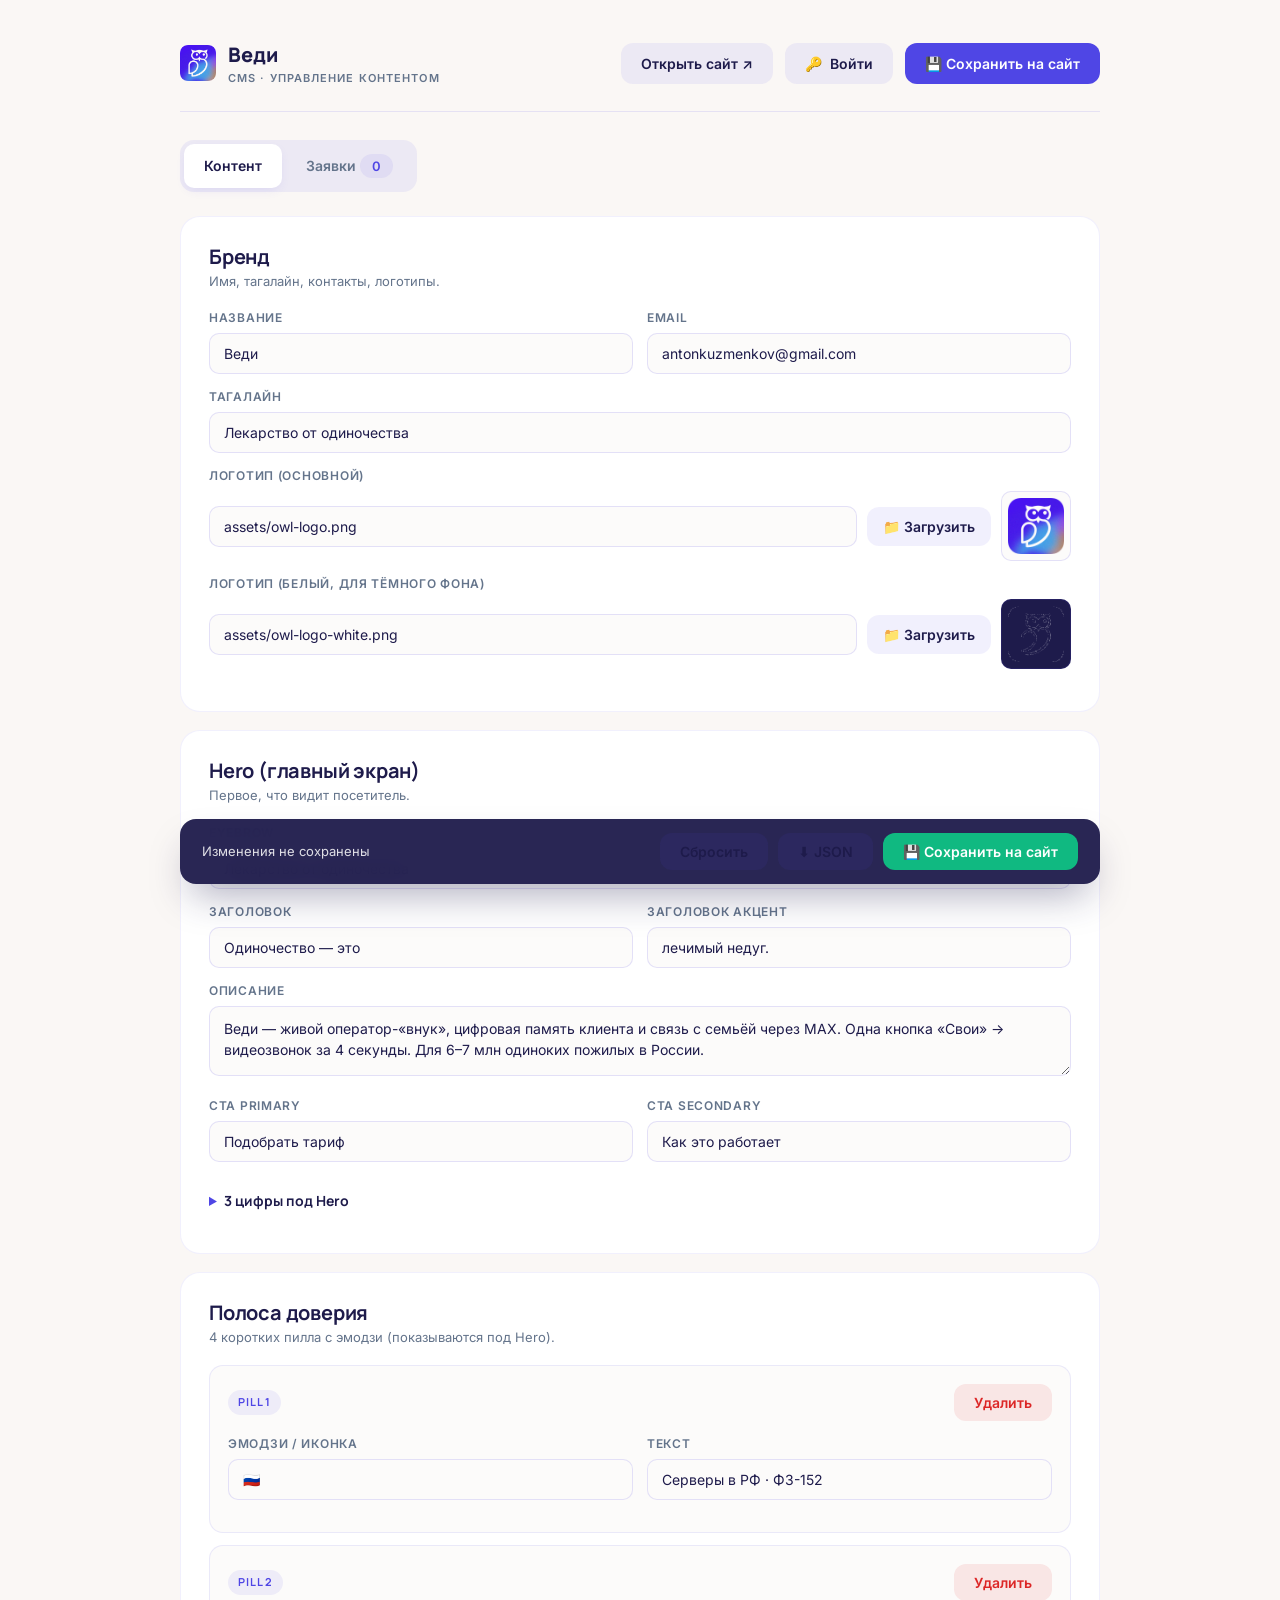
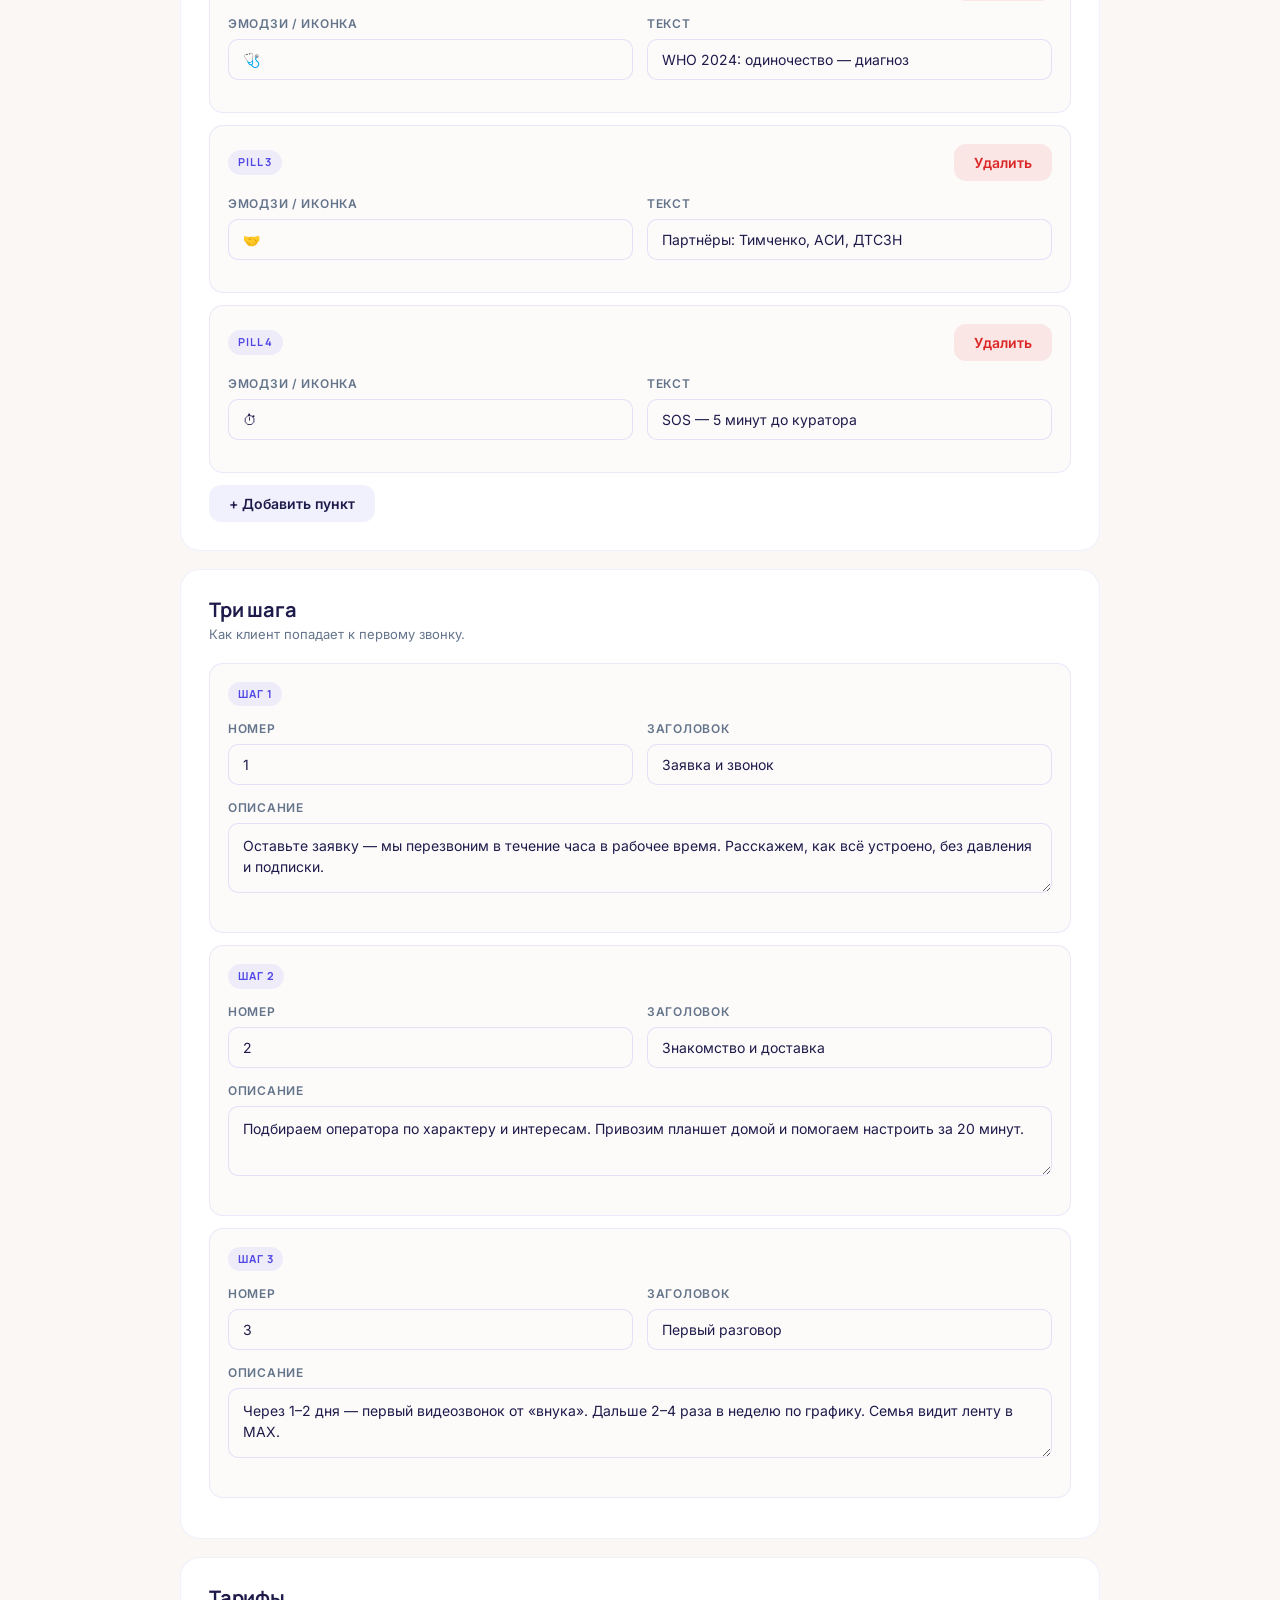
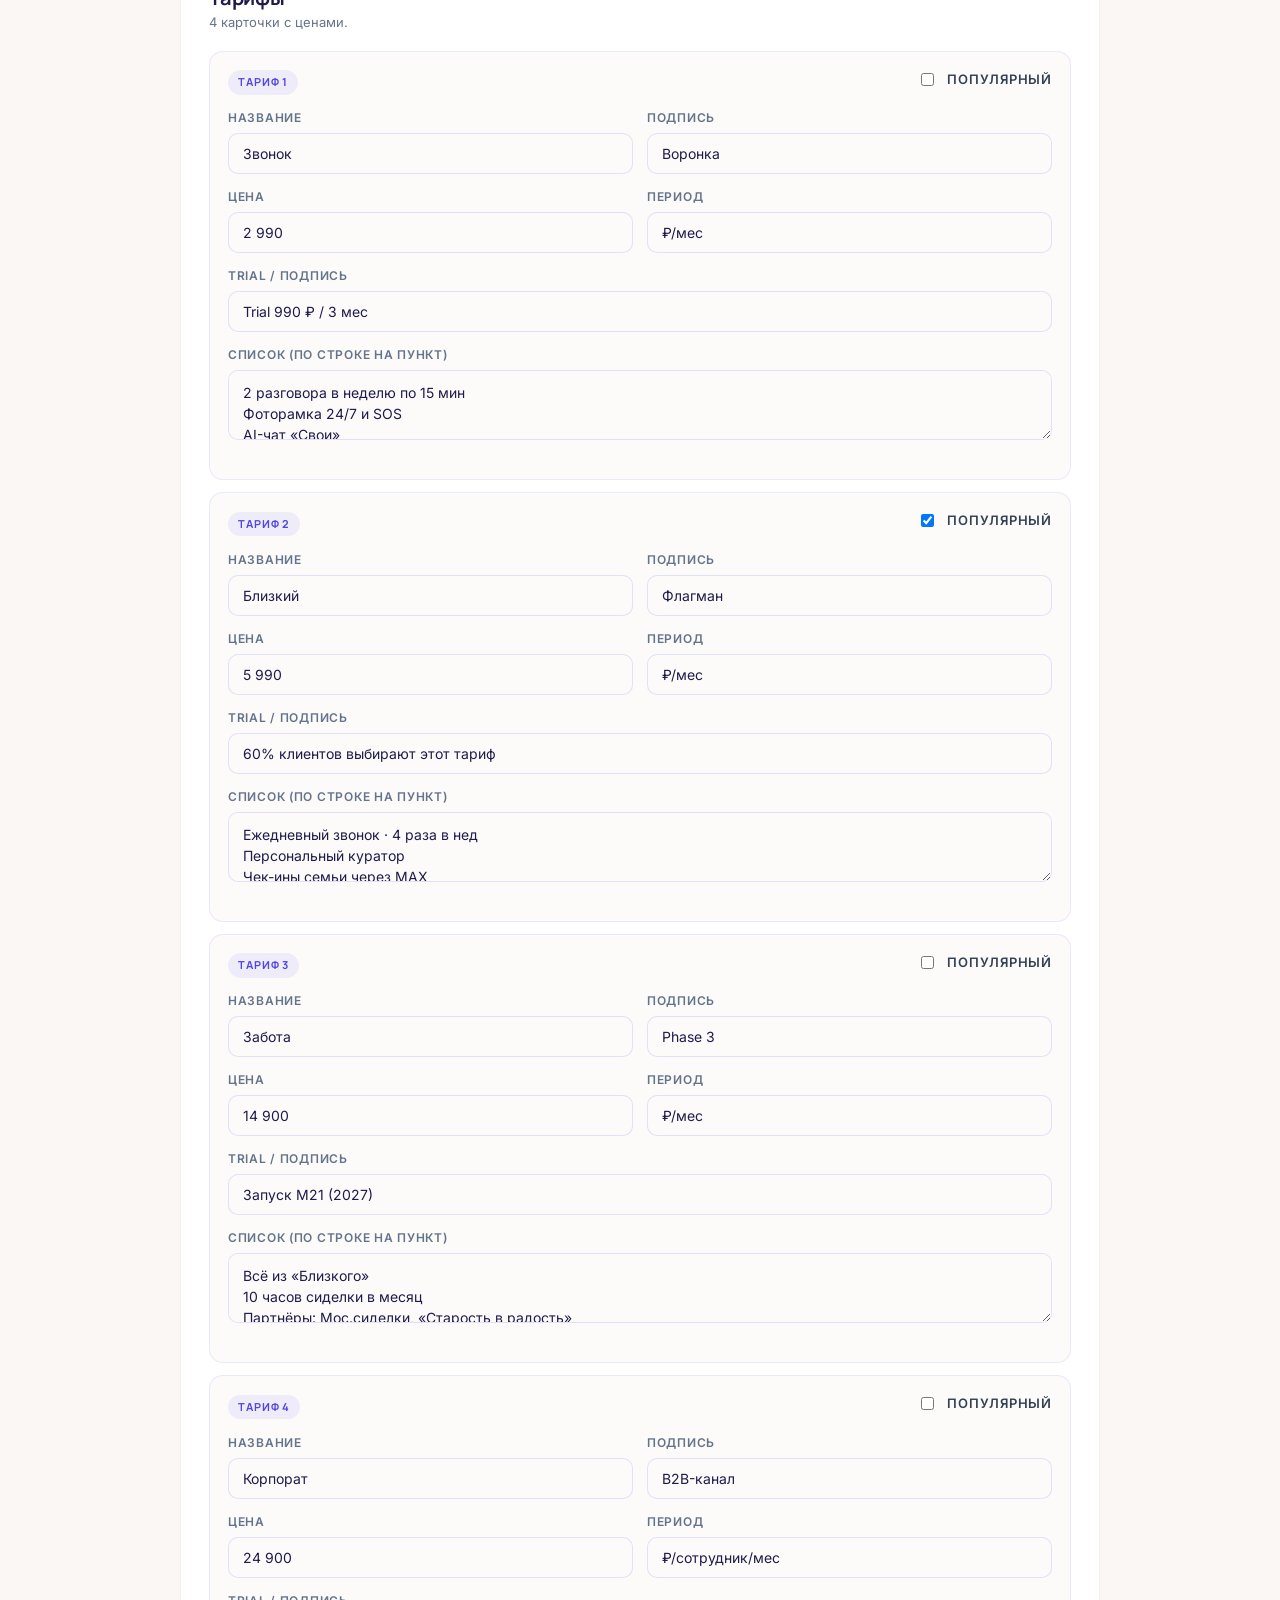
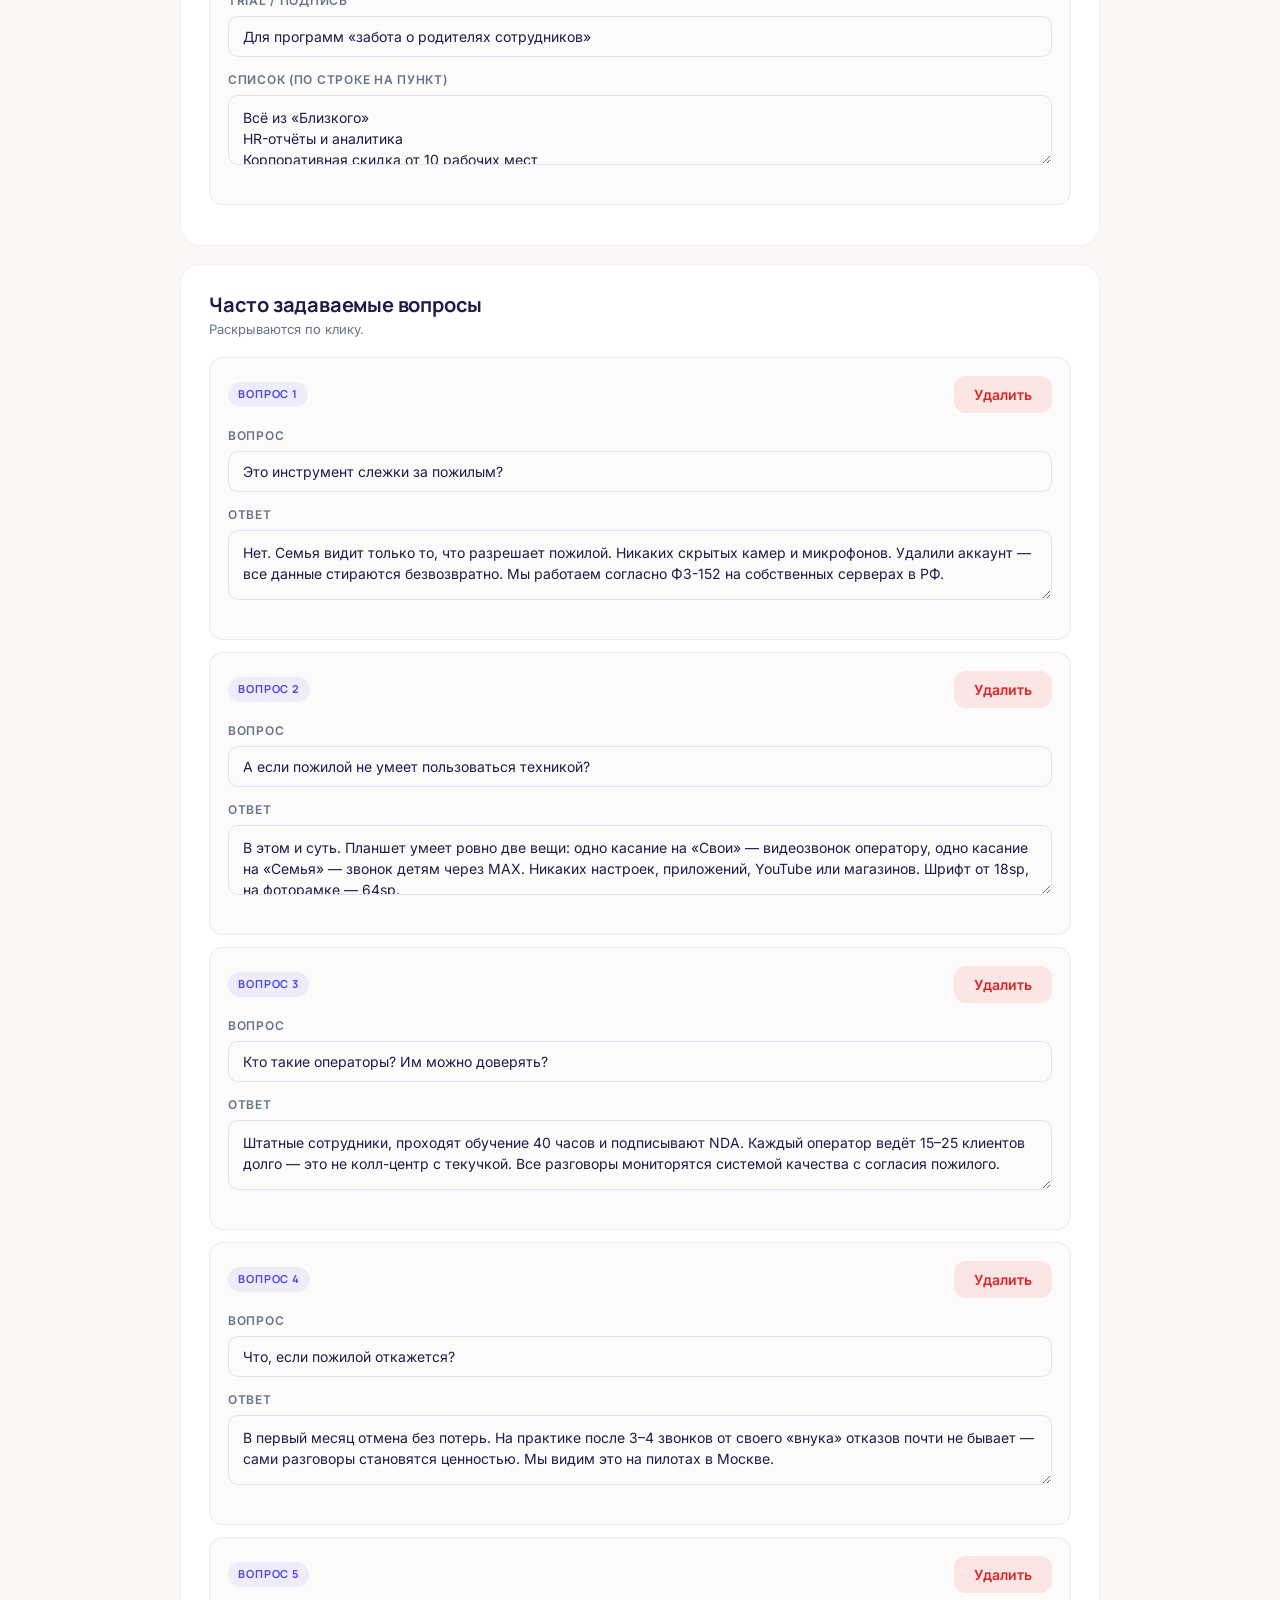
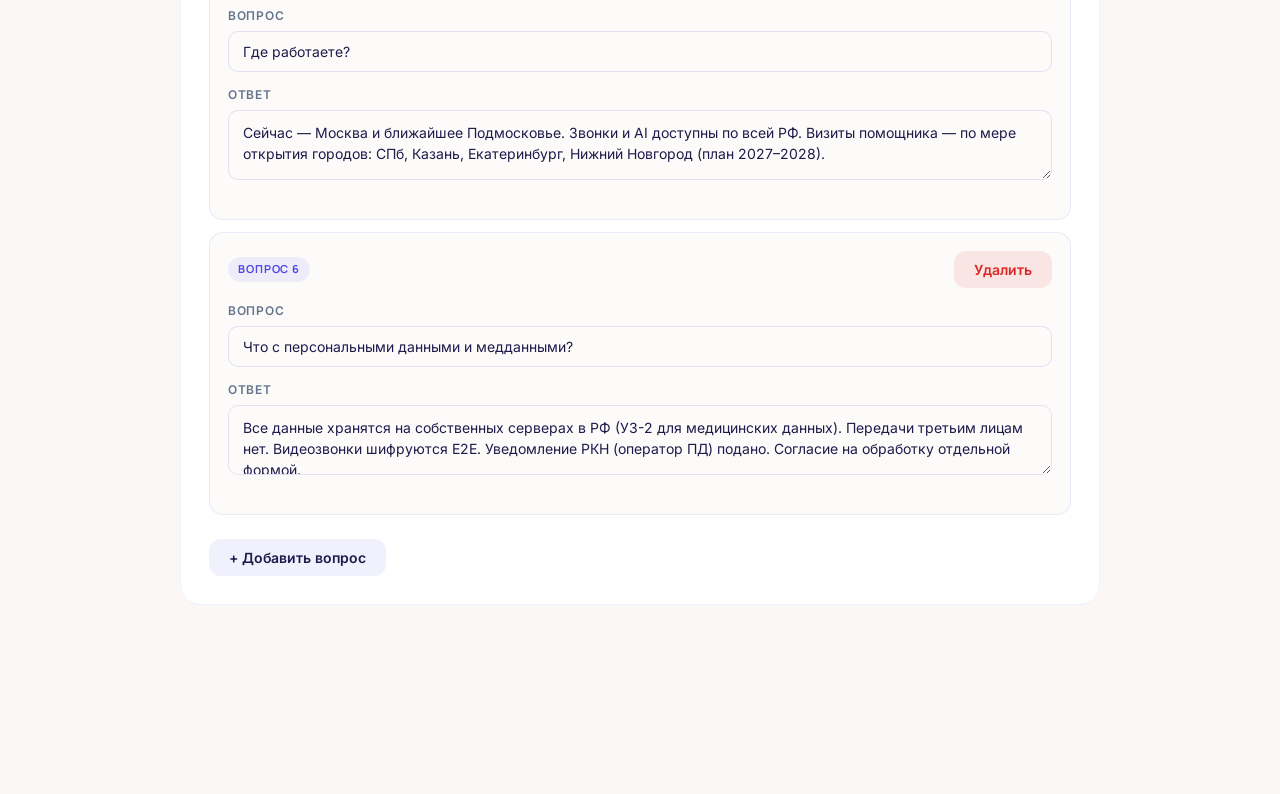
<file: admin/index.html>
<!doctype html>
<html lang="ru">
<head>
<meta charset="utf-8">
<meta name="viewport" content="width=device-width, initial-scale=1">
<meta name="theme-color" content="#4F46E5">
<title>Веди — CMS</title>
<meta name="robots" content="noindex, nofollow">
<link rel="icon" type="image/png" href="../assets/owl-logo-small.png">
<link rel="stylesheet" href="../colors_and_type.css">
<style>
  body { margin: 0; background: #FAF7F5; font-family: var(--font-body); color: var(--fg-2); padding: 40px 0 100px; }
  .wrap { max-width: 920px; margin: 0 auto; padding: 0 32px; }
  .head { display: flex; justify-content: space-between; align-items: center; margin-bottom: 28px; padding-bottom: 24px; border-bottom: 1px solid rgba(79,70,229,0.12); flex-wrap: wrap; gap: 16px; }
  .logo { display: flex; align-items: center; gap: 12px; }
  .logo img { width: 36px; height: 36px; }
  .logo .name { font-family: var(--font-display); font-weight: 800; color: var(--indigo-950); font-size: 20px; }
  .logo .sub { font-size: 11px; color: var(--slate-500); text-transform: uppercase; letter-spacing: 0.1em; font-weight: 600; }
  .actions { display: flex; gap: 12px; flex-wrap: wrap; }
  .btn { display: inline-flex; align-items: center; gap: 8px; padding: 10px 20px; border-radius: 12px; font-weight: 600; font-size: 14px; cursor: pointer; border: none; transition: all 0.2s; text-decoration: none; font-family: var(--font-body); }
  .btn-primary { background: var(--indigo-600); color: #fff; }
  .btn-primary:hover { background: #4338CA; transform: translateY(-1px); }
  .btn-ghost { background: rgba(79,70,229,0.08); color: var(--indigo-950); }
  .btn-ghost:hover { background: rgba(79,70,229,0.15); }
  .btn-ok { background: var(--emerald); color: #fff; }
  .btn-danger { background: rgba(220,38,38,0.1); color: #DC2626; }
  .btn-danger:hover { background: rgba(220,38,38,0.18); }

  /* Tabs */
  .tabs { display: flex; gap: 4px; padding: 4px; background: rgba(79,70,229,0.08); border-radius: 14px; margin-bottom: 24px; max-width: fit-content; }
  .tab { padding: 10px 20px; border-radius: 10px; cursor: pointer; font-size: 14px; font-weight: 600; color: var(--slate-500); border: none; background: transparent; font-family: var(--font-body); transition: all 0.2s; }
  .tab.active { background: #fff; color: var(--indigo-950); box-shadow: 0 4px 12px -4px rgba(79,70,229,0.15); }
  .tab-content { display: none; }
  .tab-content.active { display: block; }

  /* Panels */
  .panel { background: #fff; border-radius: 20px; padding: 28px; margin-bottom: 18px; border: 1px solid rgba(79,70,229,0.08); }
  .panel h2 { font-family: var(--font-display); font-size: 20px; color: var(--indigo-950); margin: 0 0 4px; letter-spacing: -0.01em; }
  .panel .desc { font-size: 13px; color: var(--slate-500); margin: 0 0 18px; }
  .field { margin-bottom: 14px; }
  label { display: block; font-size: 12px; font-weight: 600; color: var(--slate-500); text-transform: uppercase; letter-spacing: 0.06em; margin-bottom: 6px; }
  input, textarea, select {
    width: 100%; box-sizing: border-box;
    padding: 11px 14px; border-radius: 10px;
    border: 1px solid rgba(79,70,229,0.15);
    font-family: var(--font-body); font-size: 14px; color: var(--indigo-950);
    background: #FCFBFA; transition: all 0.2s;
  }
  input:focus, textarea:focus, select:focus { outline: none; border-color: var(--indigo-600); background: #fff; box-shadow: 0 0 0 3px rgba(79,70,229,0.1); }
  textarea { min-height: 70px; resize: vertical; line-height: 1.5; }
  .grid-2 { display: grid; grid-template-columns: 1fr 1fr; gap: 14px; }
  .grid-3 { display: grid; grid-template-columns: repeat(3, 1fr); gap: 14px; }
  .item-card { background: #FCFBFA; border-radius: 14px; padding: 18px; margin-bottom: 12px; border: 1px solid rgba(79,70,229,0.1); }
  .item-card-head { display: flex; justify-content: space-between; align-items: center; margin-bottom: 14px; }
  .item-card-head .badge { font-family: var(--font-display); font-weight: 700; font-size: 11px; text-transform: uppercase; letter-spacing: 0.08em; color: var(--indigo-600); padding: 4px 10px; background: rgba(79,70,229,0.08); border-radius: 999px; }
  .toolbar { position: sticky; bottom: 16px; background: rgba(30,27,75,0.95); backdrop-filter: blur(12px); border-radius: 16px; padding: 14px 22px; display: flex; justify-content: space-between; align-items: center; box-shadow: 0 20px 40px -12px rgba(30,27,75,0.4); margin-top: 24px; flex-wrap: wrap; gap: 12px; }
  .toolbar .status { color: rgba(255,255,255,0.85); font-size: 13px; }
  .toolbar .actions { display: flex; gap: 10px; }
  details summary { cursor: pointer; font-family: var(--font-display); font-weight: 700; color: var(--indigo-950); padding: 8px 0; user-select: none; font-size: 14px; }
  details summary::marker { color: var(--indigo-600); }
  details { padding: 6px 0; }
  .checkbox { display: flex; align-items: center; gap: 10px; font-size: 13px; color: var(--fg-2); }
  .checkbox input { width: auto; }

  /* Image picker */
  .img-picker { display: flex; gap: 10px; align-items: center; }
  .img-picker input { flex: 1; }
  .img-picker .preview {
    width: 56px; height: 56px; border-radius: 10px; object-fit: contain;
    background: #FCFBFA; border: 1px solid rgba(79,70,229,0.15);
    padding: 6px;
  }
  .img-picker .preview.dark { background: var(--indigo-950); }
  .img-picker .upload {
    padding: 11px 16px; white-space: nowrap;
  }

  /* Leads */
  .lead-card { background: #fff; border-radius: 14px; padding: 18px; margin-bottom: 12px; border: 1px solid rgba(79,70,229,0.1); }
  .lead-card .top { display: flex; justify-content: space-between; align-items: flex-start; gap: 16px; margin-bottom: 10px; }
  .lead-card .name { font-family: var(--font-display); font-weight: 700; color: var(--indigo-950); font-size: 17px; }
  .lead-card .ts { font-size: 12px; color: var(--slate-500); font-variant-numeric: tabular-nums; }
  .lead-card .row { display: flex; gap: 14px; flex-wrap: wrap; font-size: 14px; color: var(--fg-2); margin-bottom: 6px; }
  .lead-card .row b { color: var(--indigo-600); }
  .lead-card .comment { font-size: 14px; color: var(--fg-2); margin-top: 8px; padding-top: 8px; border-top: 1px dashed rgba(79,70,229,0.15); line-height: 1.5; }
  .lead-empty { text-align: center; padding: 60px 20px; color: var(--slate-500); }
  .lead-empty .ico { font-size: 48px; margin-bottom: 16px; opacity: 0.4; }
  .lead-counter { display: inline-flex; align-items: center; gap: 8px; padding: 4px 12px; background: rgba(79,70,229,0.08); border-radius: 999px; font-size: 13px; color: var(--indigo-600); font-weight: 600; }
</style>
</head>
<body>
<div class="wrap">
  <div class="head">
    <div class="logo">
      <img src="../assets/owl-logo.png" alt="Веди">
      <div>
        <div class="name">Веди</div>
        <div class="sub">CMS · Управление контентом</div>
      </div>
    </div>
    <div class="actions">
      <a href="../index.html" target="_blank" class="btn btn-ghost">Открыть сайт ↗</a>
      <button class="btn btn-ghost" onclick="openAuthModal()" id="auth-btn" title="Настройки доступа">🔑 <span id="auth-status">Войти</span></button>
      <button class="btn btn-primary" onclick="commitSave()">💾 Сохранить на сайт</button>
    </div>
  </div>

  <!-- Auth modal -->
  <div id="auth-modal" style="display:none; position:fixed; inset:0; background:rgba(30,27,75,0.6); backdrop-filter:blur(8px); z-index:1000; align-items:center; justify-content:center;">
    <div style="background:#fff; border-radius:20px; padding:32px; max-width:520px; width:90%; box-shadow:0 30px 60px rgba(30,27,75,0.3);">
      <h2 style="font-family:var(--font-display); font-size:22px; color:var(--indigo-950); margin:0 0 12px;">Доступ к сохранению</h2>
      <p style="font-size:14px; color:var(--slate-500); line-height:1.5; margin:0 0 18px;">
        Чтобы изменения попали на сайт, нужен GitHub токен.
        Создаётся один раз на компьютер, хранится в браузере.
      </p>
      <details style="margin-bottom:18px; padding:14px; background:#FCFBFA; border-radius:10px; border:1px solid rgba(79,70,229,0.1);">
        <summary style="font-size:13px;">📖 Как получить токен (1 минута)</summary>
        <ol style="font-size:13px; line-height:1.7; padding-left:20px; color:var(--fg-2);">
          <li>Открой <a href="https://github.com/settings/personal-access-tokens/new" target="_blank" style="color:var(--indigo-600);">github.com → Settings → Tokens (fine-grained)</a></li>
          <li>Token name: <code>Веди CMS</code></li>
          <li>Expiration: 90 days (или больше)</li>
          <li>Repository access: <b>Only select repositories</b> → <code>antonkuzmenkov/moyvedi</code></li>
          <li>Permissions → Repository permissions → <b>Contents: Read and write</b></li>
          <li>Кнопка «Generate token» → скопируй (начинается с <code>github_pat_</code>)</li>
          <li>Вставь сюда ↓</li>
        </ol>
      </details>
      <div class="field">
        <label>Имя автора (для подписи коммита)</label>
        <input id="auth-name" type="text" placeholder="Например: Маша" value="">
      </div>
      <div class="field">
        <label>GitHub токен</label>
        <input id="auth-token" type="password" placeholder="github_pat_...">
      </div>
      <div style="display:flex; gap:10px; justify-content:flex-end; margin-top:18px;">
        <button class="btn btn-ghost" onclick="logout()">Выйти</button>
        <button class="btn btn-ghost" onclick="closeAuthModal()">Отмена</button>
        <button class="btn btn-primary" onclick="saveAuth()">Сохранить</button>
      </div>
    </div>
  </div>

  <div class="tabs">
    <button class="tab active" data-tab="content">Контент</button>
    <button class="tab" data-tab="leads">Заявки <span class="lead-counter" id="lead-count">0</span></button>
  </div>

  <div class="tab-content active" id="tab-content">
    <div class="panel">
      <h2>Бренд</h2>
      <p class="desc">Имя, тагалайн, контакты, логотипы.</p>
      <div class="grid-2">
        <div class="field"><label>Название</label><input data-path="brand.name" type="text"></div>
        <div class="field"><label>Email</label><input data-path="brand.email" type="email"></div>
      </div>
      <div class="field"><label>Тагалайн</label><input data-path="brand.tagline" type="text"></div>
      <div class="field">
        <label>Логотип (основной)</label>
        <div class="img-picker">
          <input data-path="brand.logo" type="text">
          <button class="btn btn-ghost upload" type="button" onclick="pickImage('brand.logo')">📁 Загрузить</button>
          <img class="preview" id="preview-brand-logo" src="" alt="">
        </div>
      </div>
      <div class="field">
        <label>Логотип (белый, для тёмного фона)</label>
        <div class="img-picker">
          <input data-path="brand.logoWhite" type="text">
          <button class="btn btn-ghost upload" type="button" onclick="pickImage('brand.logoWhite')">📁 Загрузить</button>
          <img class="preview dark" id="preview-brand-logoWhite" src="" alt="">
        </div>
      </div>
    </div>

    <div class="panel">
      <h2>Hero (главный экран)</h2>
      <p class="desc">Первое, что видит посетитель.</p>
      <div class="field"><label>Eyebrow</label><input data-path="hero.eyebrow" type="text"></div>
      <div class="grid-2">
        <div class="field"><label>Заголовок</label><input data-path="hero.title" type="text"></div>
        <div class="field"><label>Заголовок акцент</label><input data-path="hero.titleAccent" type="text"></div>
      </div>
      <div class="field"><label>Описание</label><textarea data-path="hero.lead"></textarea></div>
      <div class="grid-2">
        <div class="field"><label>CTA primary</label><input data-path="hero.ctaPrimary" type="text"></div>
        <div class="field"><label>CTA secondary</label><input data-path="hero.ctaSecondary" type="text"></div>
      </div>
      <details>
        <summary>3 цифры под Hero</summary>
        <div id="hero-metrics-list"></div>
      </details>
    </div>

    <div class="panel">
      <h2>Полоса доверия</h2>
      <p class="desc">4 коротких пилла с эмодзи (показываются под Hero).</p>
      <div id="trust-list"></div>
    </div>

    <div class="panel">
      <h2>Три шага</h2>
      <p class="desc">Как клиент попадает к первому звонку.</p>
      <div id="steps-list"></div>
    </div>

    <div class="panel">
      <h2>Тарифы</h2>
      <p class="desc">4 карточки с ценами.</p>
      <div id="tariffs-list"></div>
    </div>

    <div class="panel">
      <h2>Часто задаваемые вопросы</h2>
      <p class="desc">Раскрываются по клику.</p>
      <div id="faq-list"></div>
      <button class="btn btn-ghost" onclick="addFaq()" style="margin-top:12px">+ Добавить вопрос</button>
    </div>
  </div>

  <div class="tab-content" id="tab-leads">
    <div class="panel">
      <h2>Заявки с сайта</h2>
      <p class="desc">Заявки сохраняются в localStorage браузера, где открыт сайт. Откройте этот CMS в том же браузере, где посетители оставляли заявки.</p>
      <div style="display:flex; gap:10px; margin-bottom:18px; flex-wrap:wrap;">
        <button class="btn btn-ghost" onclick="exportLeads()">Экспортировать в CSV</button>
        <button class="btn btn-danger" onclick="clearLeads()">Очистить все заявки</button>
      </div>
      <div id="leads-container"></div>
    </div>
  </div>

  <div class="toolbar">
    <div class="status" id="status">Изменения не сохранены</div>
    <div class="actions">
      <button class="btn btn-ghost" onclick="reload()">Сбросить</button>
      <button class="btn btn-ghost" onclick="downloadSave()" title="Скачать как файл (резервная копия)">⬇ JSON</button>
      <button class="btn btn-ok" onclick="commitSave()">💾 Сохранить на сайт</button>
    </div>
  </div>
</div>

<script>
let DATA = null;
const get = (obj, path) => path.split('.').reduce((o, k) => o?.[k], obj);
const set = (obj, path, val) => {
  const parts = path.split('.');
  const last = parts.pop();
  const tgt = parts.reduce((o, k) => (o[k] ??= {}), obj);
  tgt[last] = val;
};
const escapeHtml = s => String(s ?? '').replace(/[&<>"']/g, c => ({ '&':'&amp;','<':'&lt;','>':'&gt;','"':'&quot;',"'":'&#39;' }[c]));
const escapeAttr = s => String(s ?? '').replace(/"/g, '&quot;');

async function load() {
  const res = await fetch('../content/site.json');
  DATA = await res.json();
  if (!DATA.trust) DATA.trust = [];
  if (!DATA.steps) DATA.steps = { items: [] };
  if (!DATA.steps.items) DATA.steps.items = [];
  renderAll();
  renderLeads();
}

function renderAll() {
  document.querySelectorAll('[data-path]').forEach(el => {
    const p = el.dataset.path;
    el.value = get(DATA, p) || '';
    el.oninput = () => { set(DATA, p, el.value); markDirty(); refreshImagePreviews(); };
  });
  refreshImagePreviews();

  const hm = document.getElementById('hero-metrics-list');
  hm.innerHTML = '';
  (DATA.hero?.metrics || []).forEach((m, i) => {
    hm.insertAdjacentHTML('beforeend', `
      <div class="item-card">
        <div class="grid-2">
          <div class="field"><label>Значение</label><input value="${escapeAttr(m.value)}" oninput="DATA.hero.metrics[${i}].value=this.value;markDirty()"></div>
          <div class="field"><label>Подпись</label><input value="${escapeAttr(m.label)}" oninput="DATA.hero.metrics[${i}].label=this.value;markDirty()"></div>
        </div>
      </div>`);
  });

  const trustList = document.getElementById('trust-list');
  trustList.innerHTML = '';
  (DATA.trust || []).forEach((t, i) => {
    trustList.insertAdjacentHTML('beforeend', `
      <div class="item-card">
        <div class="item-card-head">
          <div class="badge">Pill ${i + 1}</div>
          <button class="btn btn-danger" onclick="DATA.trust.splice(${i},1);renderAll();markDirty()">Удалить</button>
        </div>
        <div class="grid-2">
          <div class="field"><label>Эмодзи / иконка</label><input value="${escapeAttr(t.ico)}" oninput="DATA.trust[${i}].ico=this.value;markDirty()"></div>
          <div class="field"><label>Текст</label><input value="${escapeAttr(t.text)}" oninput="DATA.trust[${i}].text=this.value;markDirty()"></div>
        </div>
      </div>`);
  });
  trustList.insertAdjacentHTML('beforeend', `<button class="btn btn-ghost" onclick="DATA.trust.push({ico:'✨',text:'Новый пункт'});renderAll();markDirty()">+ Добавить пункт</button>`);

  const stepsList = document.getElementById('steps-list');
  stepsList.innerHTML = '';
  (DATA.steps?.items || []).forEach((s, i) => {
    stepsList.insertAdjacentHTML('beforeend', `
      <div class="item-card">
        <div class="item-card-head">
          <div class="badge">Шаг ${i + 1}</div>
        </div>
        <div class="grid-2">
          <div class="field"><label>Номер</label><input value="${escapeAttr(s.num)}" oninput="DATA.steps.items[${i}].num=this.value;markDirty()"></div>
          <div class="field"><label>Заголовок</label><input value="${escapeAttr(s.title)}" oninput="DATA.steps.items[${i}].title=this.value;markDirty()"></div>
        </div>
        <div class="field"><label>Описание</label><textarea oninput="DATA.steps.items[${i}].body=this.value;markDirty()">${escapeHtml(s.body)}</textarea></div>
      </div>`);
  });

  const tl = document.getElementById('tariffs-list');
  tl.innerHTML = '';
  (DATA.tariffs?.items || []).forEach((t, i) => {
    tl.insertAdjacentHTML('beforeend', `
      <div class="item-card">
        <div class="item-card-head">
          <div class="badge">Тариф ${i + 1}</div>
          <label class="checkbox"><input type="checkbox" ${t.popular?'checked':''} onchange="DATA.tariffs.items[${i}].popular=this.checked;markDirty()"> Популярный</label>
        </div>
        <div class="grid-2">
          <div class="field"><label>Название</label><input value="${escapeAttr(t.name)}" oninput="DATA.tariffs.items[${i}].name=this.value;markDirty()"></div>
          <div class="field"><label>Подпись</label><input value="${escapeAttr(t.subname)}" oninput="DATA.tariffs.items[${i}].subname=this.value;markDirty()"></div>
        </div>
        <div class="grid-2">
          <div class="field"><label>Цена</label><input value="${escapeAttr(t.price)}" oninput="DATA.tariffs.items[${i}].price=this.value;markDirty()"></div>
          <div class="field"><label>Период</label><input value="${escapeAttr(t.period)}" oninput="DATA.tariffs.items[${i}].period=this.value;markDirty()"></div>
        </div>
        <div class="field"><label>Trial / подпись</label><input value="${escapeAttr(t.trial)}" oninput="DATA.tariffs.items[${i}].trial=this.value;markDirty()"></div>
        <div class="field"><label>Список (по строке на пункт)</label><textarea oninput="DATA.tariffs.items[${i}].features=this.value.split('\\n').filter(Boolean);markDirty()">${escapeHtml((t.features||[]).join('\n'))}</textarea></div>
      </div>`);
  });

  const fl = document.getElementById('faq-list');
  fl.innerHTML = '';
  (DATA.faq?.items || []).forEach((f, i) => {
    fl.insertAdjacentHTML('beforeend', `
      <div class="item-card">
        <div class="item-card-head">
          <div class="badge">Вопрос ${i + 1}</div>
          <button class="btn btn-danger" onclick="DATA.faq.items.splice(${i},1);renderAll();markDirty()">Удалить</button>
        </div>
        <div class="field"><label>Вопрос</label><input value="${escapeAttr(f.q)}" oninput="DATA.faq.items[${i}].q=this.value;markDirty()"></div>
        <div class="field"><label>Ответ</label><textarea oninput="DATA.faq.items[${i}].a=this.value;markDirty()">${escapeHtml(f.a)}</textarea></div>
      </div>`);
  });
}

function addFaq() {
  DATA.faq.items.push({ q: 'Новый вопрос', a: 'Ответ' });
  renderAll();
  markDirty();
}

function markDirty() {
  document.getElementById('status').textContent = 'Несохранённые изменения';
  document.getElementById('status').style.color = '#FCD34D';
}

// === Загрузка картинок в репо ===
function refreshImagePreviews() {
  ['brand-logo', 'brand-logoWhite'].forEach(key => {
    const el = document.getElementById('preview-' + key);
    if (!el) return;
    const path = get(DATA, key.replace('-', '.'));
    if (path) {
      el.src = '../' + path + '?t=' + Date.now(); // bust кэш
      el.style.display = '';
    } else {
      el.removeAttribute('src');
      el.style.display = 'none';
    }
  });
}

async function uploadImage(file) {
  const token = getToken();
  if (!token) throw new Error('Сначала войди — нажми «🔑 Войти»');
  if (file.size > 5 * 1024 * 1024) throw new Error('Файл больше 5 МБ. Сожми сначала.');

  const ts = Date.now();
  const safe = file.name.replace(/[^a-zA-Z0-9.\-_]/g, '_').toLowerCase();
  const path = `assets/uploads/${ts}-${safe}`;

  // base64 для бинарника
  const buffer = await file.arrayBuffer();
  const bytes = new Uint8Array(buffer);
  let binary = '';
  for (let i = 0; i < bytes.length; i++) binary += String.fromCharCode(bytes[i]);
  const b64 = btoa(binary);

  const author = getAuthorName();
  const ts2 = new Date().toISOString().replace('T', ' ').slice(0, 16);

  const res = await fetch(`https://api.github.com/repos/${REPO}/contents/${path}`, {
    method: 'PUT',
    headers: {
      'Authorization': `Bearer ${token}`,
      'Accept': 'application/vnd.github+json',
      'Content-Type': 'application/json'
    },
    body: JSON.stringify({
      message: `cms: ${author} загрузил ${safe} (${ts2})`,
      content: b64,
      branch: BRANCH
    })
  });
  if (!res.ok) {
    const err = await res.json().catch(() => ({}));
    if (res.status === 401) throw new Error('Токен истёк. Войди заново.');
    throw new Error(err.message || `GitHub error ${res.status}`);
  }
  return path;
}

function pickImage(targetPath) {
  const input = document.createElement('input');
  input.type = 'file';
  input.accept = 'image/*';
  input.onchange = async (e) => {
    const file = e.target.files[0];
    if (!file) return;
    const status = document.getElementById('status');
    status.textContent = `⏳ Загружаю ${file.name}...`;
    status.style.color = '#FCD34D';
    try {
      const path = await uploadImage(file);
      set(DATA, targetPath, path);
      const field = document.querySelector(`[data-path="${targetPath}"]`);
      if (field) field.value = path;
      markDirty();
      // Подождём пару секунд, чтобы CDN GitHub Pages успел обновиться
      setTimeout(refreshImagePreviews, 1000);
      status.textContent = `✅ Картинка загружена: ${path} · нажми «💾 Сохранить на сайт» чтобы применить`;
      status.style.color = '#10B981';
    } catch (err) {
      console.error(err);
      status.textContent = '❌ Ошибка: ' + err.message;
      status.style.color = '#F87171';
    }
  };
  input.click();
}

// === Скачать как файл (резервный вариант) ===
function downloadSave() {
  const blob = new Blob([JSON.stringify(DATA, null, 2)], { type: 'application/json' });
  const url = URL.createObjectURL(blob);
  const a = document.createElement('a');
  a.href = url; a.download = 'site.json';
  document.body.appendChild(a);
  a.click();
  a.remove();
  URL.revokeObjectURL(url);
  document.getElementById('status').textContent = 'Скачано · положи в content/site.json';
  document.getElementById('status').style.color = '#10B981';
}

// === Авторизация ===
const REPO = 'antonkuzmenkov/moyvedi';
const FILE_PATH = 'content/site.json';
const BRANCH = 'master';

function getToken() { return localStorage.getItem('vedi_gh_token'); }
function getAuthorName() { return localStorage.getItem('vedi_gh_name') || 'CMS'; }

function refreshAuthStatus() {
  const el = document.getElementById('auth-status');
  if (!el) return;
  el.textContent = getToken() ? `✓ ${getAuthorName()}` : 'Войти';
}

function openAuthModal() {
  document.getElementById('auth-token').value = getToken() || '';
  document.getElementById('auth-name').value = getAuthorName() === 'CMS' ? '' : getAuthorName();
  document.getElementById('auth-modal').style.display = 'flex';
}
function closeAuthModal() {
  document.getElementById('auth-modal').style.display = 'none';
}
function saveAuth() {
  const token = document.getElementById('auth-token').value.trim();
  const name = document.getElementById('auth-name').value.trim();
  if (!token) { alert('Введи токен'); return; }
  if (!name) { alert('Введи имя'); return; }
  localStorage.setItem('vedi_gh_token', token);
  localStorage.setItem('vedi_gh_name', name);
  refreshAuthStatus();
  closeAuthModal();
}
function logout() {
  if (!confirm('Выйти и удалить токен из браузера?')) return;
  localStorage.removeItem('vedi_gh_token');
  localStorage.removeItem('vedi_gh_name');
  refreshAuthStatus();
  closeAuthModal();
}

// === Коммит в GitHub ===
async function commitSave() {
  const token = getToken();
  if (!token) {
    alert('Сначала войди в систему — нажми «🔑 Войти».');
    openAuthModal();
    return;
  }
  const status = document.getElementById('status');
  status.textContent = '⏳ Сохраняю на сайт...';
  status.style.color = '#FCD34D';

  try {
    // 1. Получить текущий sha файла
    const cur = await fetch(`https://api.github.com/repos/${REPO}/contents/${FILE_PATH}?ref=${BRANCH}`, {
      headers: { 'Authorization': `Bearer ${token}`, 'Accept': 'application/vnd.github+json' }
    });
    if (!cur.ok) {
      const err = await cur.json().catch(() => ({}));
      if (cur.status === 401) throw new Error('Токен неверный или истёк. Войди заново.');
      if (cur.status === 404) throw new Error('Не нашёл файл — проверь права токена на репозиторий moyvedi.');
      throw new Error(err.message || `GitHub error ${cur.status}`);
    }
    const curJson = await cur.json();

    // 2. Подготовить контент в base64 (с поддержкой Unicode)
    const json = JSON.stringify(DATA, null, 2);
    const b64 = btoa(String.fromCharCode(...new TextEncoder().encode(json)));

    // 3. PUT новый контент
    const author = getAuthorName();
    const ts = new Date().toISOString().replace('T', ' ').slice(0, 16);
    const put = await fetch(`https://api.github.com/repos/${REPO}/contents/${FILE_PATH}`, {
      method: 'PUT',
      headers: {
        'Authorization': `Bearer ${token}`,
        'Accept': 'application/vnd.github+json',
        'Content-Type': 'application/json'
      },
      body: JSON.stringify({
        message: `cms: ${author} обновил контент (${ts})`,
        content: b64,
        sha: curJson.sha,
        branch: BRANCH
      })
    });
    if (!put.ok) {
      const err = await put.json().catch(() => ({}));
      throw new Error(err.message || `GitHub error ${put.status}`);
    }
    const putJson = await put.json();

    status.innerHTML = `✅ Сохранено · сайт обновится через 1–2 мин · <a href="${putJson.commit.html_url}" target="_blank" style="color:#fff;text-decoration:underline;">коммит</a>`;
    status.style.color = '#10B981';
  } catch (e) {
    console.error(e);
    status.textContent = '❌ Ошибка: ' + e.message;
    status.style.color = '#F87171';
  }
}

function reload() { load(); }

// Tabs
document.querySelectorAll('.tab').forEach(t => {
  t.addEventListener('click', () => {
    document.querySelectorAll('.tab').forEach(x => x.classList.remove('active'));
    document.querySelectorAll('.tab-content').forEach(x => x.classList.remove('active'));
    t.classList.add('active');
    document.getElementById('tab-' + t.dataset.tab).classList.add('active');
  });
});

// Leads
function getLeads() {
  try { return JSON.parse(localStorage.getItem('vedi_leads') || '[]'); } catch { return []; }
}
function renderLeads() {
  const leads = getLeads();
  document.getElementById('lead-count').textContent = leads.length;
  const c = document.getElementById('leads-container');
  if (!leads.length) {
    c.innerHTML = `<div class="lead-empty">
      <div class="ico">📭</div>
      <h3 style="font-family:var(--font-display);color:var(--indigo-950);margin:0 0 8px;">Пока нет заявок</h3>
      <p style="margin:0;font-size:14px;">Заявки появятся здесь, как только посетители оставят их через сайт.<br>
      Заявки сохраняются в localStorage этого браузера + дублируются на email через mailto.</p>
    </div>`;
    return;
  }
  c.innerHTML = '';
  [...leads].reverse().forEach((l, i) => {
    const ts = new Date(l.ts).toLocaleString('ru-RU');
    c.insertAdjacentHTML('beforeend', `
      <div class="lead-card">
        <div class="top">
          <div>
            <div class="name">${escapeHtml(l.name)}</div>
            <div class="ts">${escapeHtml(ts)}</div>
          </div>
          <button class="btn btn-danger" onclick="deleteLead(${leads.length - 1 - i})">Удалить</button>
        </div>
        <div class="row"><b>Телефон:</b> ${escapeHtml(l.phone)}</div>
        ${l.email ? `<div class="row"><b>Email:</b> ${escapeHtml(l.email)}</div>` : ''}
        ${l.plan ? `<div class="row"><b>Тариф:</b> ${escapeHtml(l.plan)}</div>` : ''}
        ${l.comment ? `<div class="comment">${escapeHtml(l.comment)}</div>` : ''}
      </div>`);
  });
}
function deleteLead(idx) {
  if (!confirm('Удалить заявку?')) return;
  const leads = getLeads();
  leads.splice(idx, 1);
  localStorage.setItem('vedi_leads', JSON.stringify(leads));
  renderLeads();
}
function clearLeads() {
  if (!confirm('Удалить все заявки безвозвратно?')) return;
  localStorage.removeItem('vedi_leads');
  renderLeads();
}
function exportLeads() {
  const leads = getLeads();
  if (!leads.length) { alert('Нет заявок для экспорта'); return; }
  const headers = ['ts', 'name', 'phone', 'email', 'plan', 'comment'];
  const csv = [headers.join(',')].concat(leads.map(l => headers.map(h => `"${String(l[h] || '').replace(/"/g, '""')}"`).join(','))).join('\n');
  const blob = new Blob(['\uFEFF' + csv], { type: 'text/csv;charset=utf-8' });
  const url = URL.createObjectURL(blob);
  const a = document.createElement('a');
  a.href = url; a.download = `vedi-leads-${new Date().toISOString().split('T')[0]}.csv`;
  document.body.appendChild(a); a.click(); a.remove();
  URL.revokeObjectURL(url);
}

load();
refreshAuthStatus();
</script>
</body>
</html>
</file>
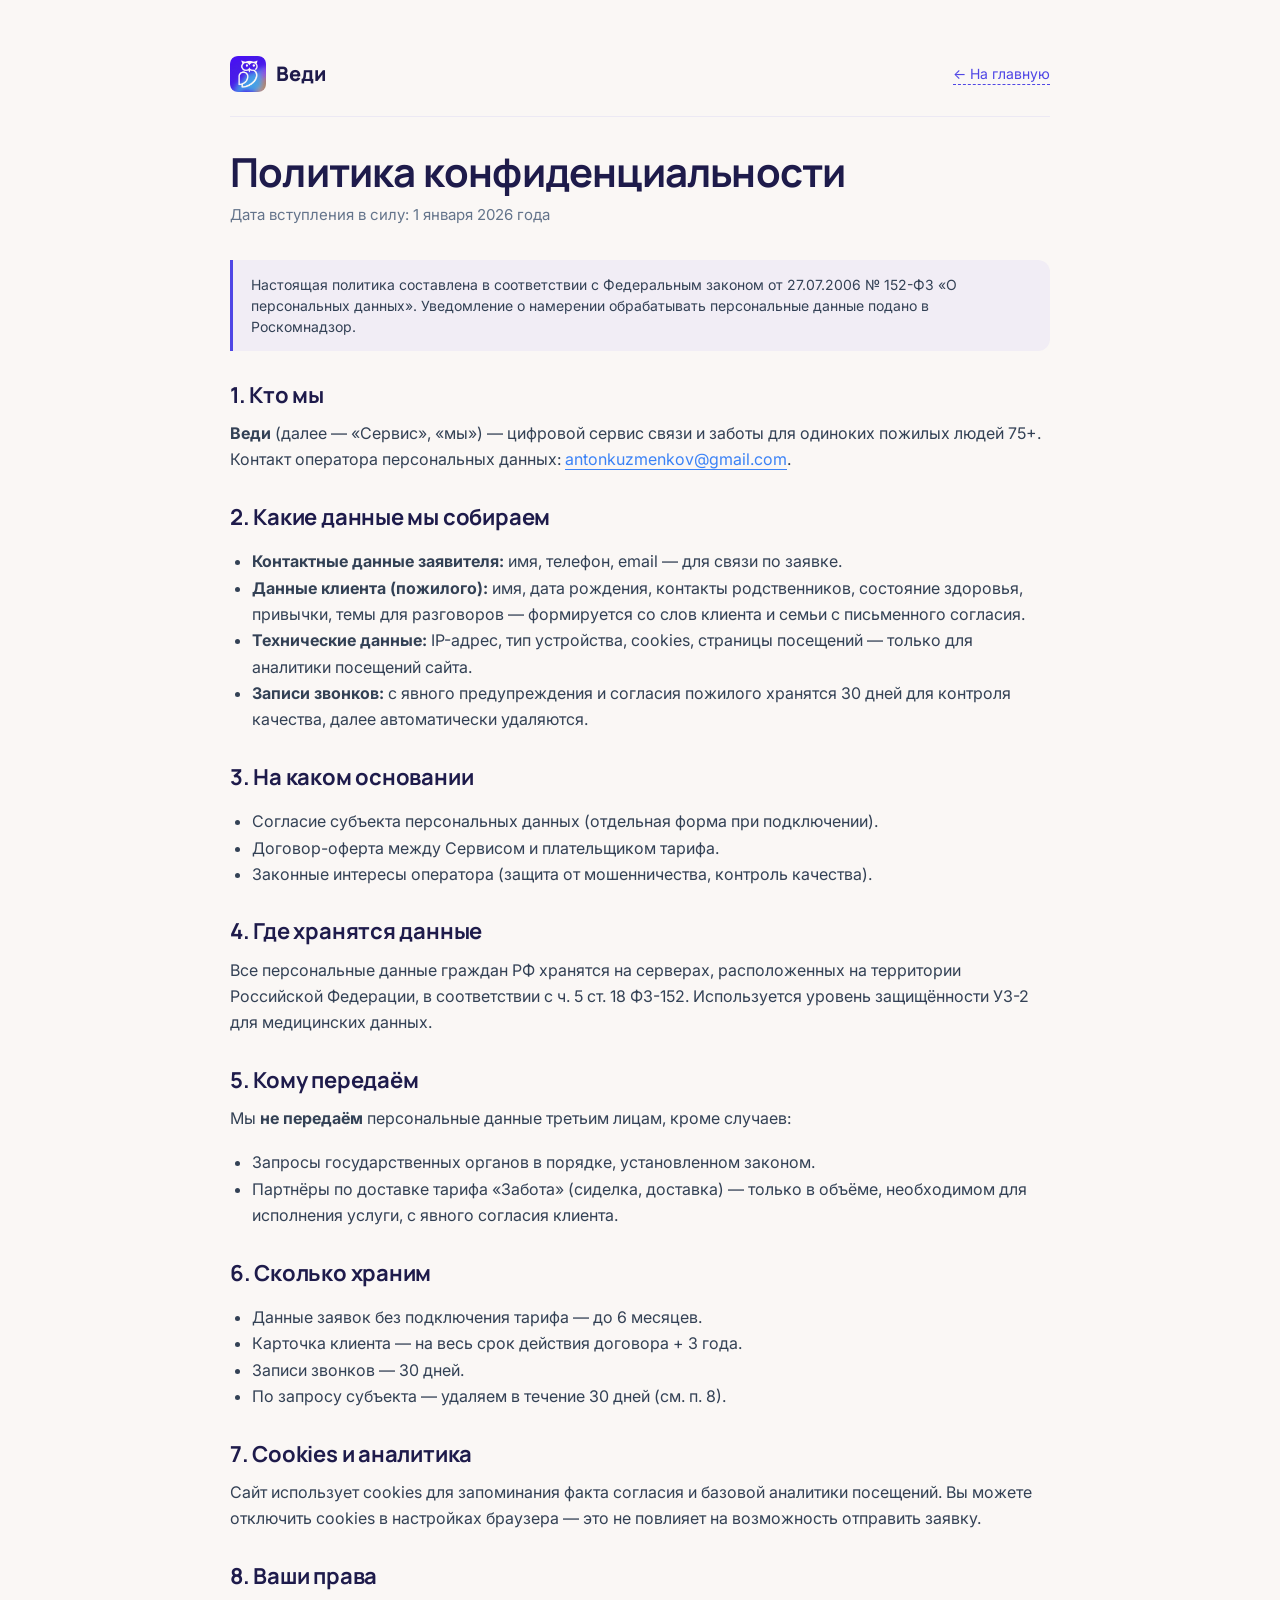
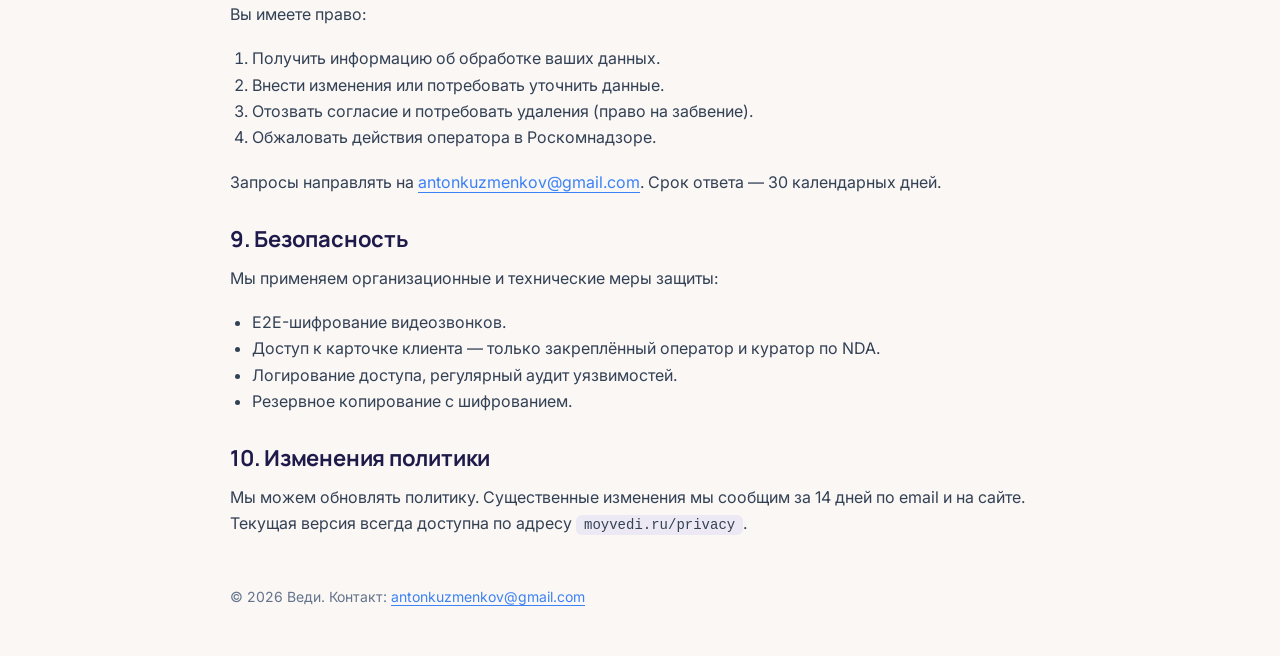
<file: privacy.html>
<!doctype html>
<html lang="ru">
<head>
<meta charset="utf-8">
<meta name="viewport" content="width=device-width, initial-scale=1">
<meta name="theme-color" content="#4F46E5">
<title>Политика конфиденциальности — Веди</title>
<meta name="description" content="Политика обработки персональных данных Веди в соответствии с ФЗ-152 РФ.">
<meta name="robots" content="noindex">
<link rel="icon" type="image/png" href="assets/owl-logo-small.png">
<link rel="stylesheet" href="colors_and_type.css">
<style>
  body { margin: 0; background: #FAF7F5; color: var(--fg-2); }
  .wrap { max-width: 820px; margin: 0 auto; padding: 32px; }
  header { padding: 24px 0; border-bottom: 1px solid rgba(79,70,229,0.08); margin-bottom: 32px; }
  header .row { display: flex; justify-content: space-between; align-items: center; }
  .logo { display: flex; align-items: center; gap: 10px; text-decoration: none; border: none; }
  .logo img { width: 36px; height: 36px; }
  .logo .name { font-family: var(--font-display); font-weight: 800; font-size: 20px; color: var(--indigo-950); }
  .back { font-size: 14px; color: var(--indigo-600); border-bottom: 1px dashed currentColor; }
  h1 { font-family: var(--font-display); font-size: clamp(28px, 4vw, 40px); color: var(--indigo-950); letter-spacing: -0.02em; margin: 0 0 8px; }
  .lead { color: var(--slate-500); font-size: 15px; margin: 0 0 32px; }
  h2 { font-family: var(--font-display); font-size: 22px; color: var(--indigo-950); margin: 32px 0 12px; letter-spacing: -0.01em; }
  p, li { font-size: 16px; line-height: 1.65; color: var(--fg-2); }
  ul, ol { padding-left: 22px; }
  code { background: rgba(79,70,229,0.08); padding: 2px 8px; border-radius: 6px; font-family: var(--font-mono); font-size: 14px; }
  .meta { background: rgba(79,70,229,0.05); border-left: 3px solid var(--indigo-600); padding: 14px 18px; border-radius: 0 12px 12px 0; margin: 24px 0; font-size: 14px; color: var(--fg-2); }
</style>
</head>
<body>
<div class="wrap">

<header>
  <div class="row">
    <a href="index.html" class="logo">
      <img src="assets/owl-logo.png" alt="">
      <span class="name">Веди</span>
    </a>
    <a href="index.html" class="back">← На главную</a>
  </div>
</header>

<h1>Политика конфиденциальности</h1>
<p class="lead">Дата вступления в силу: 1 января 2026 года</p>

<div class="meta">
  Настоящая политика составлена в соответствии с Федеральным законом от 27.07.2006 № 152-ФЗ «О персональных данных».
  Уведомление о намерении обрабатывать персональные данные подано в Роскомнадзор.
</div>

<h2>1. Кто мы</h2>
<p><b>Веди</b> (далее — «Сервис», «мы») — цифровой сервис связи и заботы для одиноких пожилых людей 75+. Контакт оператора персональных данных: <a href="mailto:antonkuzmenkov@gmail.com">antonkuzmenkov@gmail.com</a>.</p>

<h2>2. Какие данные мы собираем</h2>
<ul>
  <li><b>Контактные данные заявителя:</b> имя, телефон, email — для связи по заявке.</li>
  <li><b>Данные клиента (пожилого):</b> имя, дата рождения, контакты родственников, состояние здоровья, привычки, темы для разговоров — формируется со слов клиента и семьи с письменного согласия.</li>
  <li><b>Технические данные:</b> IP-адрес, тип устройства, cookies, страницы посещений — только для аналитики посещений сайта.</li>
  <li><b>Записи звонков:</b> с явного предупреждения и согласия пожилого хранятся 30 дней для контроля качества, далее автоматически удаляются.</li>
</ul>

<h2>3. На каком основании</h2>
<ul>
  <li>Согласие субъекта персональных данных (отдельная форма при подключении).</li>
  <li>Договор-оферта между Сервисом и плательщиком тарифа.</li>
  <li>Законные интересы оператора (защита от мошенничества, контроль качества).</li>
</ul>

<h2>4. Где хранятся данные</h2>
<p>Все персональные данные граждан РФ хранятся на серверах, расположенных на территории Российской Федерации, в соответствии с ч. 5 ст. 18 ФЗ-152. Используется уровень защищённости УЗ-2 для медицинских данных.</p>

<h2>5. Кому передаём</h2>
<p>Мы <b>не передаём</b> персональные данные третьим лицам, кроме случаев:</p>
<ul>
  <li>Запросы государственных органов в порядке, установленном законом.</li>
  <li>Партнёры по доставке тарифа «Забота» (сиделка, доставка) — только в объёме, необходимом для исполнения услуги, с явного согласия клиента.</li>
</ul>

<h2>6. Сколько храним</h2>
<ul>
  <li>Данные заявок без подключения тарифа — до 6 месяцев.</li>
  <li>Карточка клиента — на весь срок действия договора + 3 года.</li>
  <li>Записи звонков — 30 дней.</li>
  <li>По запросу субъекта — удаляем в течение 30 дней (см. п. 8).</li>
</ul>

<h2>7. Cookies и аналитика</h2>
<p>Сайт использует cookies для запоминания факта согласия и базовой аналитики посещений. Вы можете отключить cookies в настройках браузера — это не повлияет на возможность отправить заявку.</p>

<h2>8. Ваши права</h2>
<p>Вы имеете право:</p>
<ol>
  <li>Получить информацию об обработке ваших данных.</li>
  <li>Внести изменения или потребовать уточнить данные.</li>
  <li>Отозвать согласие и потребовать удаления (право на забвение).</li>
  <li>Обжаловать действия оператора в Роскомнадзоре.</li>
</ol>
<p>Запросы направлять на <a href="mailto:antonkuzmenkov@gmail.com">antonkuzmenkov@gmail.com</a>. Срок ответа — 30 календарных дней.</p>

<h2>9. Безопасность</h2>
<p>Мы применяем организационные и технические меры защиты:</p>
<ul>
  <li>E2E-шифрование видеозвонков.</li>
  <li>Доступ к карточке клиента — только закреплённый оператор и куратор по NDA.</li>
  <li>Логирование доступа, регулярный аудит уязвимостей.</li>
  <li>Резервное копирование с шифрованием.</li>
</ul>

<h2>10. Изменения политики</h2>
<p>Мы можем обновлять политику. Существенные изменения мы сообщим за 14 дней по email и на сайте. Текущая версия всегда доступна по адресу <code>moyvedi.ru/privacy</code>.</p>

<p style="margin-top: 48px; color: var(--slate-500); font-size: 14px;">© 2026 Веди. Контакт: <a href="mailto:antonkuzmenkov@gmail.com">antonkuzmenkov@gmail.com</a></p>

</div>
</body>
</html>
</file>
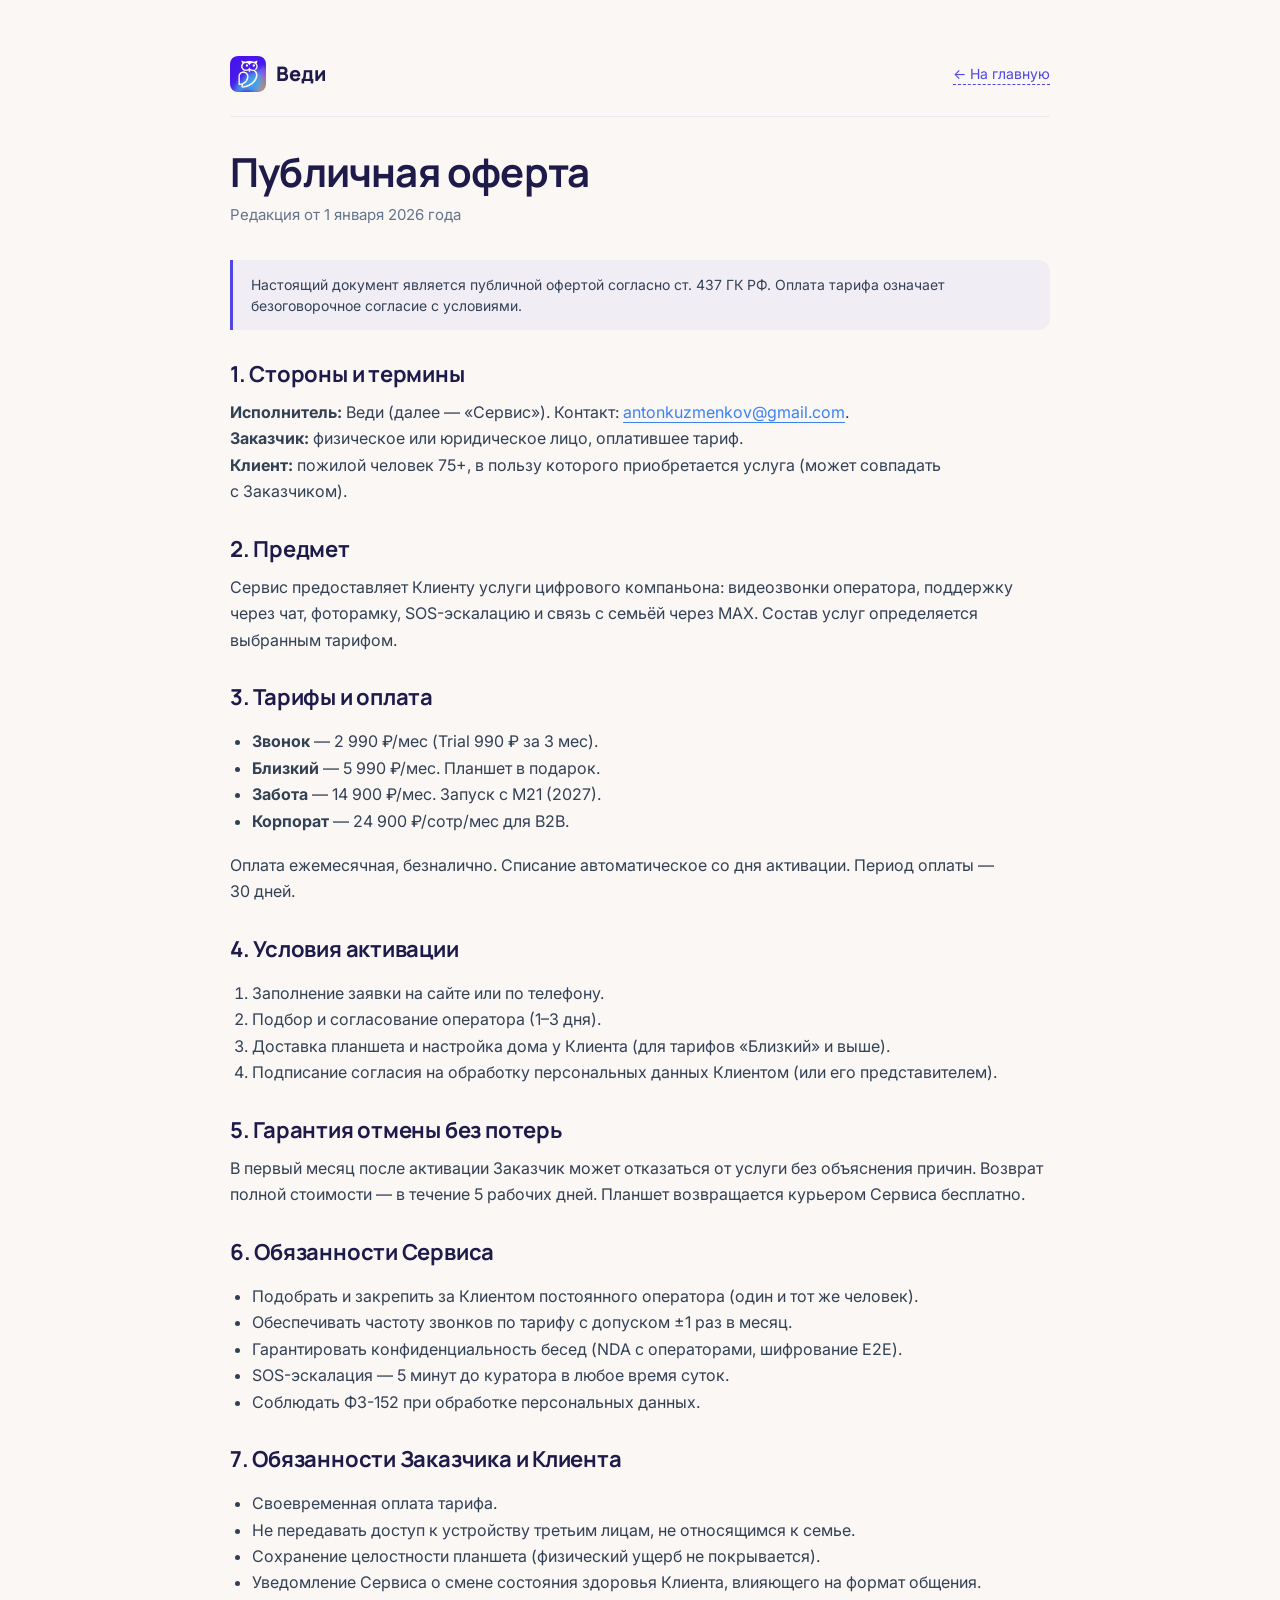
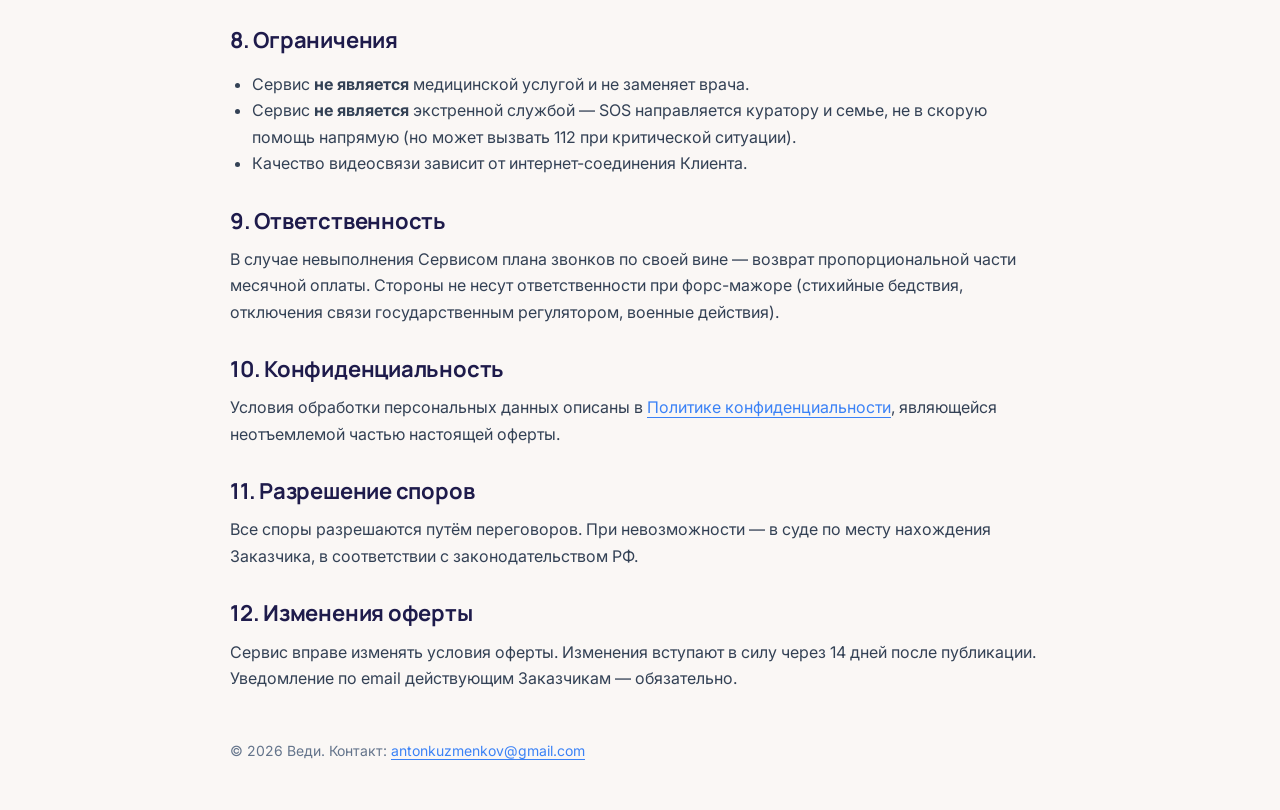
<file: terms.html>
<!doctype html>
<html lang="ru">
<head>
<meta charset="utf-8">
<meta name="viewport" content="width=device-width, initial-scale=1">
<meta name="theme-color" content="#4F46E5">
<title>Публичная оферта — Веди</title>
<meta name="description" content="Условия предоставления услуг сервиса Веди.">
<meta name="robots" content="noindex">
<link rel="icon" type="image/png" href="assets/owl-logo-small.png">
<link rel="stylesheet" href="colors_and_type.css">
<style>
  body { margin: 0; background: #FAF7F5; color: var(--fg-2); }
  .wrap { max-width: 820px; margin: 0 auto; padding: 32px; }
  header { padding: 24px 0; border-bottom: 1px solid rgba(79,70,229,0.08); margin-bottom: 32px; }
  header .row { display: flex; justify-content: space-between; align-items: center; }
  .logo { display: flex; align-items: center; gap: 10px; text-decoration: none; border: none; }
  .logo img { width: 36px; height: 36px; }
  .logo .name { font-family: var(--font-display); font-weight: 800; font-size: 20px; color: var(--indigo-950); }
  .back { font-size: 14px; color: var(--indigo-600); border-bottom: 1px dashed currentColor; }
  h1 { font-family: var(--font-display); font-size: clamp(28px, 4vw, 40px); color: var(--indigo-950); letter-spacing: -0.02em; margin: 0 0 8px; }
  .lead { color: var(--slate-500); font-size: 15px; margin: 0 0 32px; }
  h2 { font-family: var(--font-display); font-size: 22px; color: var(--indigo-950); margin: 32px 0 12px; letter-spacing: -0.01em; }
  p, li { font-size: 16px; line-height: 1.65; color: var(--fg-2); }
  ul, ol { padding-left: 22px; }
  .meta { background: rgba(79,70,229,0.05); border-left: 3px solid var(--indigo-600); padding: 14px 18px; border-radius: 0 12px 12px 0; margin: 24px 0; font-size: 14px; color: var(--fg-2); }
</style>
</head>
<body>
<div class="wrap">

<header>
  <div class="row">
    <a href="index.html" class="logo">
      <img src="assets/owl-logo.png" alt="">
      <span class="name">Веди</span>
    </a>
    <a href="index.html" class="back">← На главную</a>
  </div>
</header>

<h1>Публичная оферта</h1>
<p class="lead">Редакция от 1 января 2026 года</p>

<div class="meta">
  Настоящий документ является публичной офертой согласно ст. 437 ГК РФ. Оплата тарифа означает безоговорочное согласие с условиями.
</div>

<h2>1. Стороны и термины</h2>
<p><b>Исполнитель:</b> Веди (далее — «Сервис»). Контакт: <a href="mailto:antonkuzmenkov@gmail.com">antonkuzmenkov@gmail.com</a>.<br>
<b>Заказчик:</b> физическое или юридическое лицо, оплатившее тариф.<br>
<b>Клиент:</b> пожилой человек 75+, в пользу которого приобретается услуга (может совпадать с Заказчиком).</p>

<h2>2. Предмет</h2>
<p>Сервис предоставляет Клиенту услуги цифрового компаньона: видеозвонки оператора, поддержку через чат, фоторамку, SOS-эскалацию и связь с семьёй через MAX. Состав услуг определяется выбранным тарифом.</p>

<h2>3. Тарифы и оплата</h2>
<ul>
  <li><b>Звонок</b> — 2 990 ₽/мес (Trial 990 ₽ за 3 мес).</li>
  <li><b>Близкий</b> — 5 990 ₽/мес. Планшет в подарок.</li>
  <li><b>Забота</b> — 14 900 ₽/мес. Запуск с M21 (2027).</li>
  <li><b>Корпорат</b> — 24 900 ₽/сотр/мес для B2B.</li>
</ul>
<p>Оплата ежемесячная, безналично. Списание автоматическое со дня активации. Период оплаты — 30 дней.</p>

<h2>4. Условия активации</h2>
<ol>
  <li>Заполнение заявки на сайте или по телефону.</li>
  <li>Подбор и согласование оператора (1–3 дня).</li>
  <li>Доставка планшета и настройка дома у Клиента (для тарифов «Близкий» и выше).</li>
  <li>Подписание согласия на обработку персональных данных Клиентом (или его представителем).</li>
</ol>

<h2>5. Гарантия отмены без потерь</h2>
<p>В первый месяц после активации Заказчик может отказаться от услуги без объяснения причин. Возврат полной стоимости — в течение 5 рабочих дней. Планшет возвращается курьером Сервиса бесплатно.</p>

<h2>6. Обязанности Сервиса</h2>
<ul>
  <li>Подобрать и закрепить за Клиентом постоянного оператора (один и тот же человек).</li>
  <li>Обеспечивать частоту звонков по тарифу с допуском ±1 раз в месяц.</li>
  <li>Гарантировать конфиденциальность бесед (NDA с операторами, шифрование E2E).</li>
  <li>SOS-эскалация — 5 минут до куратора в любое время суток.</li>
  <li>Соблюдать ФЗ-152 при обработке персональных данных.</li>
</ul>

<h2>7. Обязанности Заказчика и Клиента</h2>
<ul>
  <li>Своевременная оплата тарифа.</li>
  <li>Не передавать доступ к устройству третьим лицам, не относящимся к семье.</li>
  <li>Сохранение целостности планшета (физический ущерб не покрывается).</li>
  <li>Уведомление Сервиса о смене состояния здоровья Клиента, влияющего на формат общения.</li>
</ul>

<h2>8. Ограничения</h2>
<ul>
  <li>Сервис <b>не является</b> медицинской услугой и не заменяет врача.</li>
  <li>Сервис <b>не является</b> экстренной службой — SOS направляется куратору и семье, не в скорую помощь напрямую (но может вызвать 112 при критической ситуации).</li>
  <li>Качество видеосвязи зависит от интернет-соединения Клиента.</li>
</ul>

<h2>9. Ответственность</h2>
<p>В случае невыполнения Сервисом плана звонков по своей вине — возврат пропорциональной части месячной оплаты. Стороны не несут ответственности при форс-мажоре (стихийные бедствия, отключения связи государственным регулятором, военные действия).</p>

<h2>10. Конфиденциальность</h2>
<p>Условия обработки персональных данных описаны в <a href="privacy.html">Политике конфиденциальности</a>, являющейся неотъемлемой частью настоящей оферты.</p>

<h2>11. Разрешение споров</h2>
<p>Все споры разрешаются путём переговоров. При невозможности — в суде по месту нахождения Заказчика, в соответствии с законодательством РФ.</p>

<h2>12. Изменения оферты</h2>
<p>Сервис вправе изменять условия оферты. Изменения вступают в силу через 14 дней после публикации. Уведомление по email действующим Заказчикам — обязательно.</p>

<p style="margin-top: 48px; color: var(--slate-500); font-size: 14px;">© 2026 Веди. Контакт: <a href="mailto:antonkuzmenkov@gmail.com">antonkuzmenkov@gmail.com</a></p>

</div>
</body>
</html>
</file>
<file: colors_and_type.css>
/* Веди — Design System (Colors & Type)
   Brand: Веди · Цифровой компаньон 75+
   Fonts hosted on Google Fonts. */

@import url('https://fonts.googleapis.com/css2?family=Manrope:wght@400;500;600;700;800&family=Inter:wght@400;500;600;700&display=swap');

:root {
  /* ---------- Brand palette ---------- */
  --violet-600: #7C3AED;     /* gradient start, accent 2 */
  --indigo-600: #4F46E5;     /* primary brand */
  --blue-500:   #3B82F6;     /* gradient end, links */

  --indigo-950: #1E1B4B;     /* primary text */
  --slate-500:  #64748B;     /* muted text */
  --slate-300:  #CBD5E1;
  --slate-200:  #E2E8F0;
  --slate-100:  #F1F5F9;

  --lavender-mist: #F5F3FF;  /* soft surface */
  --white: #FFFFFF;

  --gold:    #F59E0B;        /* highlight */
  --emerald: #10B981;        /* success */

  /* Brand gradient (diagonal) */
  --brand-gradient: linear-gradient(135deg, #7C3AED 0%, #4F46E5 50%, #3B82F6 100%);
  --brand-gradient-soft: linear-gradient(135deg, #EDE9FE 0%, #DBEAFE 100%);

  /* ---------- Semantic colors ---------- */
  --fg-1: var(--indigo-950);   /* headings, primary */
  --fg-2: #334155;             /* body */
  --fg-3: var(--slate-500);    /* muted, captions */
  --fg-inverse: #FFFFFF;

  --bg-1: #FFFFFF;             /* primary surface */
  --bg-2: var(--lavender-mist);/* soft surface */
  --bg-3: var(--slate-100);    /* quiet surface */

  --border: rgba(79, 70, 229, 0.10);
  --border-strong: rgba(79, 70, 229, 0.18);
  --divider: #E5E7EB;

  --link: var(--blue-500);
  --link-hover: var(--indigo-600);

  --accent: var(--indigo-600);
  --accent-hover: #4338CA;

  /* ---------- Type families ---------- */
  --font-display: 'Manrope', system-ui, -apple-system, 'Segoe UI', sans-serif;
  --font-body:    'Inter',   system-ui, -apple-system, 'Segoe UI', sans-serif;
  --font-mono:    'JetBrains Mono', ui-monospace, SFMono-Regular, Menlo, monospace;

  /* ---------- Type scale (aligned to pitch deck pt sizes) ---------- */
  --size-hero:     56px;   /* large data numbers */
  --size-h1:       40px;   /* cover titles */
  --size-h2:       32px;   /* slide titles */
  --size-h3:       24px;   /* subtitles */
  --size-body:     18px;   /* body, slide bullets */
  --size-body-sm:  16px;
  --size-caption:  13px;
  --size-micro:    11px;

  /* ---------- Spacing ---------- */
  --space-1: 4px;
  --space-2: 8px;
  --space-3: 12px;
  --space-4: 16px;
  --space-5: 24px;
  --space-6: 32px;
  --space-7: 48px;
  --space-8: 64px;

  /* ---------- Radii ---------- */
  --radius-sm: 8px;
  --radius-md: 16px;
  --radius-lg: 24px;
  --radius-xl: 32px;
  --radius-pill: 999px;

  /* ---------- Shadows ---------- */
  --shadow-sm: 0 1px 2px rgba(30, 27, 75, 0.06);
  --shadow-md: 0 4px 16px -4px rgba(79, 70, 229, 0.15);
  --shadow-lg: 0 12px 32px -8px rgba(79, 70, 229, 0.22);
  --shadow-brand: 0 16px 40px -12px rgba(124, 58, 237, 0.35);

  /* ---------- Motion ---------- */
  --ease: cubic-bezier(0.4, 0, 0.2, 1);
  --dur-fast: 120ms;
  --dur: 220ms;
  --dur-slow: 400ms;
}

/* ---------- Base typography ---------- */
html, body {
  font-family: var(--font-body);
  font-size: var(--size-body);
  line-height: 1.5;
  color: var(--fg-2);
  background: var(--bg-1);
  -webkit-font-smoothing: antialiased;
  text-rendering: optimizeLegibility;
}

h1, h2, h3, h4, .ds-display {
  font-family: var(--font-display);
  color: var(--fg-1);
  font-weight: 700;
  letter-spacing: -0.01em;
  line-height: 1.15;
  margin: 0;
}
h1 { font-size: var(--size-h1); }
h2 { font-size: var(--size-h2); }
h3 { font-size: var(--size-h3); font-weight: 600; }
h4 { font-size: var(--size-body); font-weight: 600; }

p { margin: 0 0 var(--space-4); text-wrap: pretty; }

small, .ds-caption {
  font-size: var(--size-caption);
  color: var(--fg-3);
}

a {
  color: var(--link);
  text-decoration: none;
  border-bottom: 1px solid currentColor;
  transition: color var(--dur) var(--ease);
}
a:hover { color: var(--link-hover); }

code, pre { font-family: var(--font-mono); font-size: 0.9em; }

.ds-number {
  font-family: var(--font-display);
  font-weight: 700;
  color: var(--indigo-600);
  font-variant-numeric: tabular-nums;
  letter-spacing: -0.02em;
}
</file>
